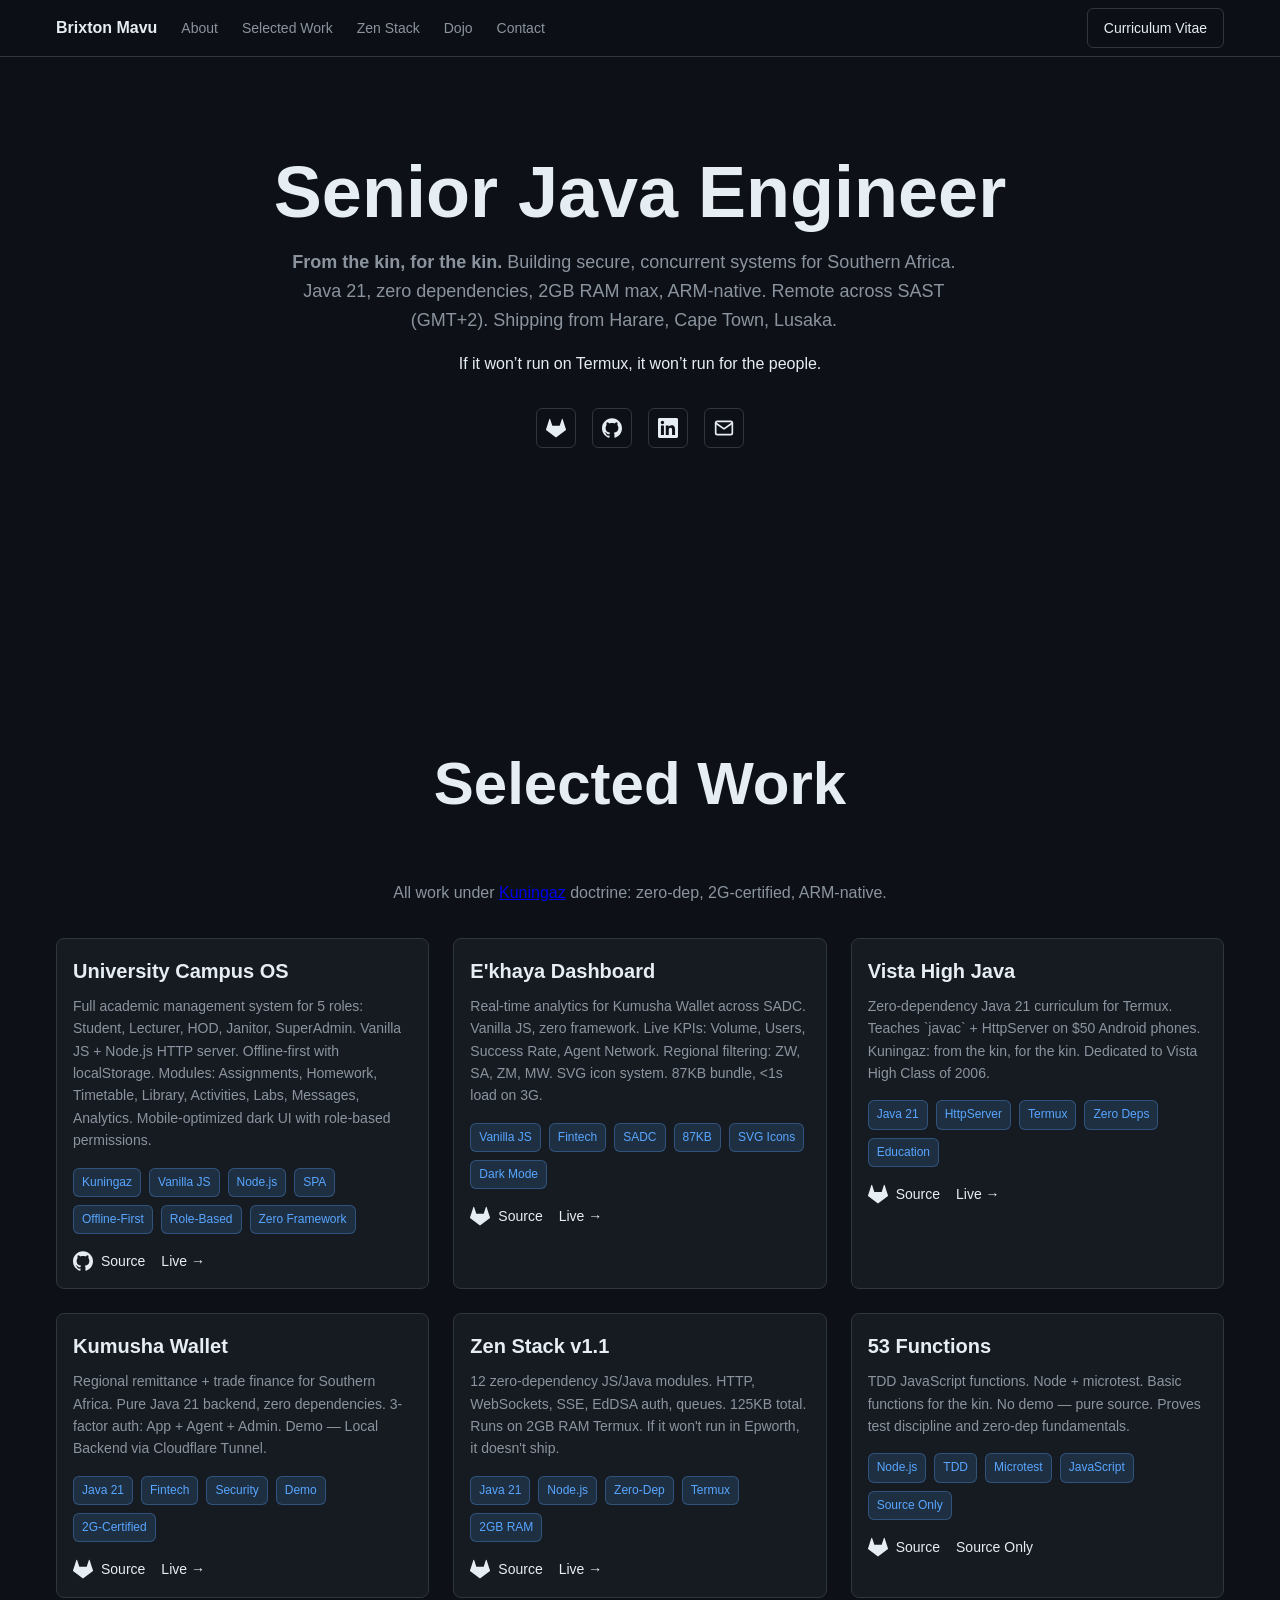
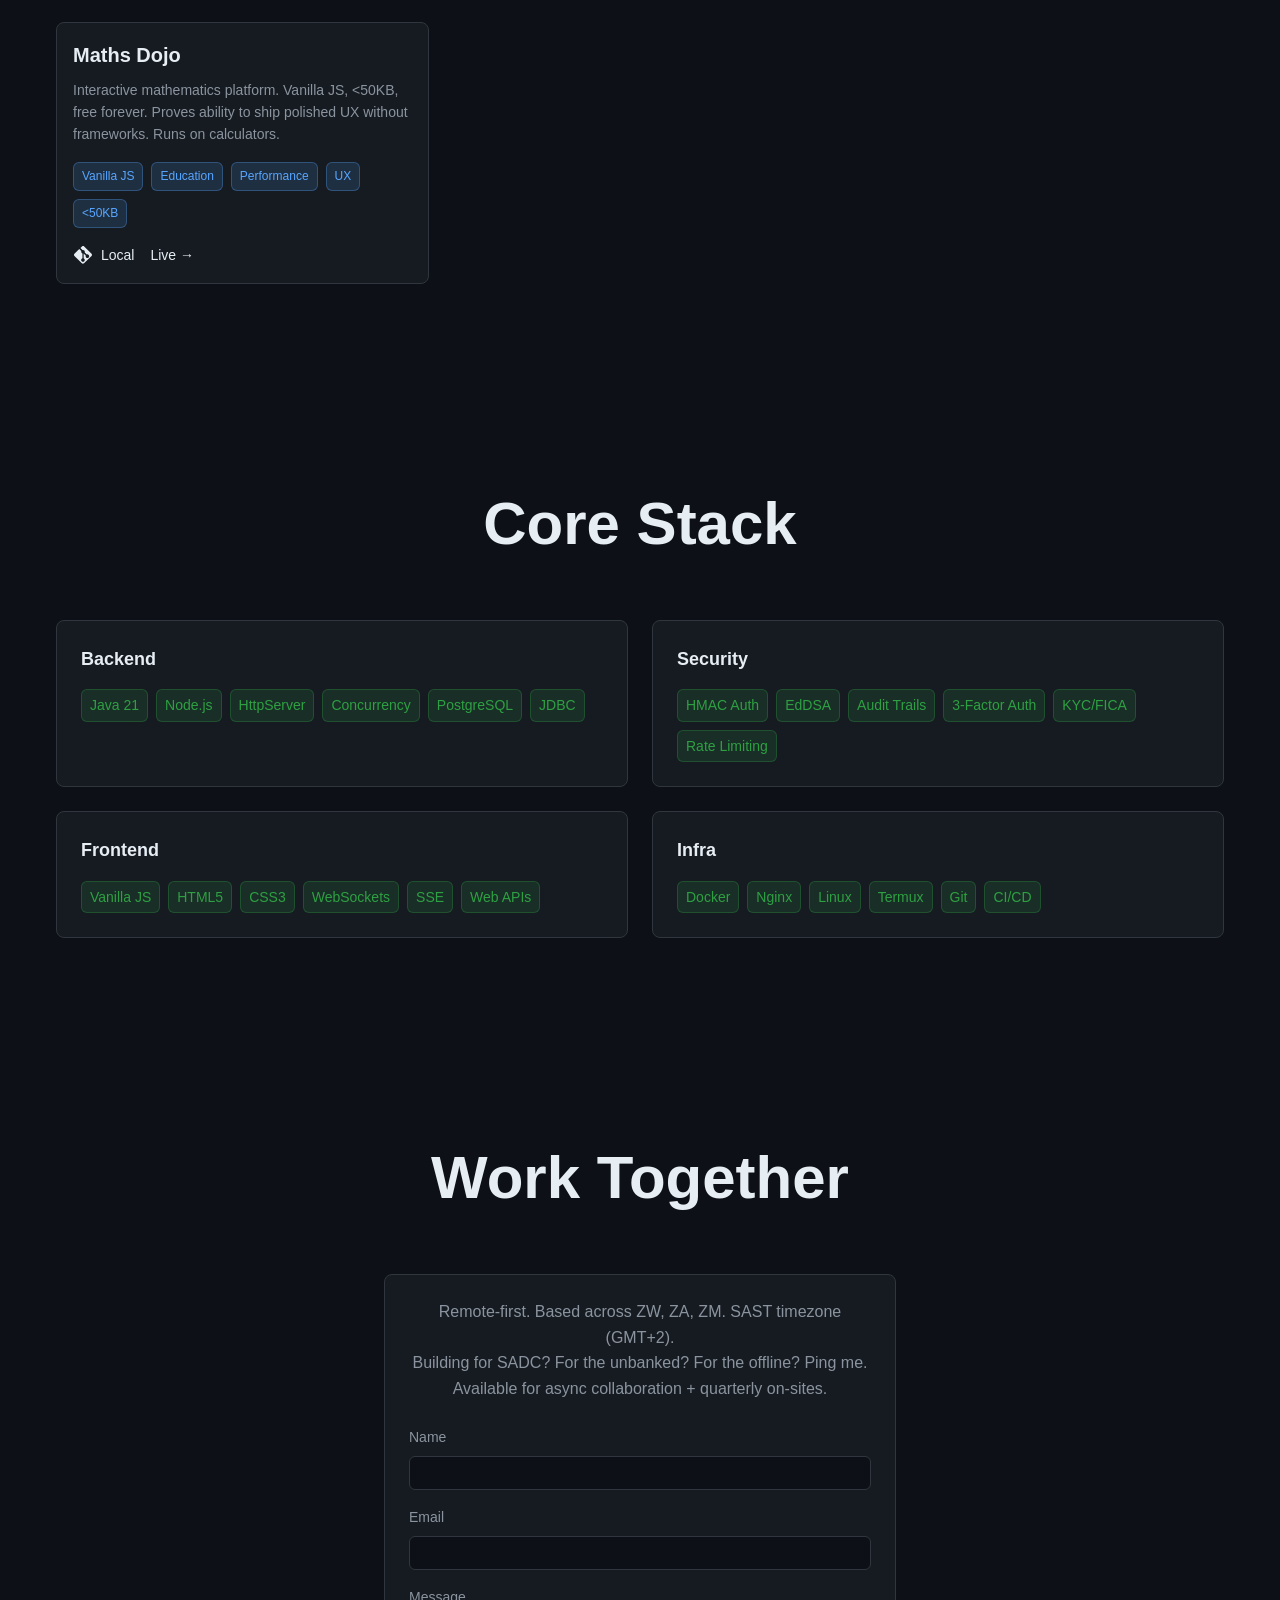
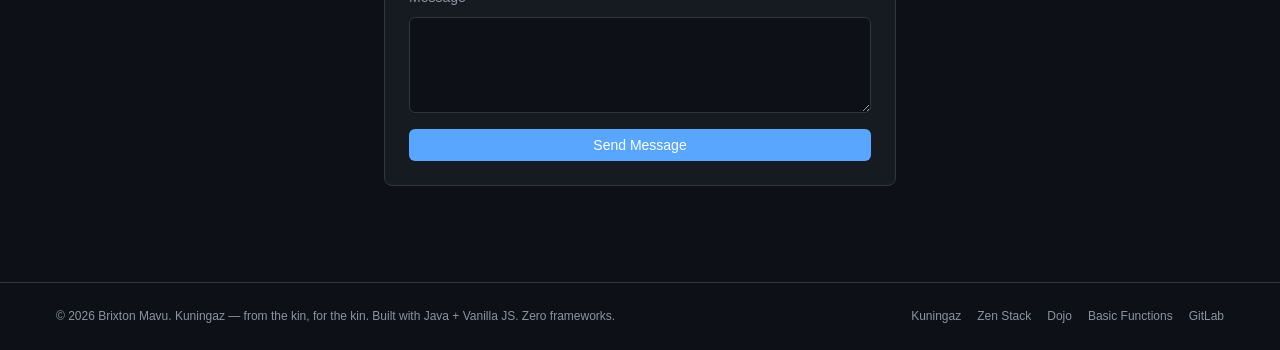
<file: index.html>
<!DOCTYPE html>
<html lang="en">
<head>
  <meta charset="UTF-8">
  <meta name="viewport" content="width=device-width, initial-scale=1.0">
  <title>Brixton Mavu — Kuningaz | Senior Java Engineer</title>
  <meta name="description" content="Senior Java Engineer. Kuningaz: from the kin, for the kin. Building secure, concurrent systems for Southern Africa. Java 21, zero dependencies, 2GB RAM max. Remote SAST.">
  <link rel="stylesheet" href="styles.css">
</head>
<body>
    <header class="header">
    <div class="container">
      <div class="nav-wrapper">
        <div class="nav-brand">
          <a href="kuningaz.html" class="brand-link">Brixton Mavu</a>
          <nav class="nav-menu">
            <a href="#about" class="nav-link">About</a>
            <a href="#projects" class="nav-link">Selected Work</a>
            <a href="https://mellow-flan-4e1799.netlify.app" class="nav-link">Zen Stack</a>
            <a href="dojo.html" class="nav-link">Dojo</a>
            <a href="#contact" class="nav-link">Contact</a>
          </nav>
        </div>
        <div class="nav-actions">
          <a href="resume.html" class="btn btn-outline" target="_blank">Curriculum Vitae</a>
        </div>
      </div>
    </div>
  </header>

  <main class="main">
    <section id="about" class="hero-section">
      <div class="container">
        <div class="hero-content">
          <div class="hero-text">
            <h1 class="hero-title">Senior Java Engineer</h1>
            <p class="hero-description">
              <strong>From the kin, for the kin.</strong> Building secure, concurrent systems for Southern Africa. 
              Java 21, zero dependencies, 2GB RAM max, ARM-native. 
              Remote across SAST (GMT+2). Shipping from Harare, Cape Town, Lusaka.
            </p>
            <p class="hero-tagline" style="margin-top:1rem;color:var(--gold);">
              If it won’t run on Termux, it won’t run for the people.
            </p>
          </div>
          <div class="social-links">
            <a href="https://gitlab.com/brixtonmavu" target="_blank" rel="noopener" class="social-btn" aria-label="GitLab">
              <span class="icon icon-gitlab"></span>
            </a>
            <a href="https://github.com/brixmavu" target="_blank" rel="noopener" class="social-btn" aria-label="GitHub">
              <span class="icon icon-github"></span>
            </a>
            <a href="https://www.linkedin.com/in/brixton-mavu?trk=contact-info" target="_blank" rel="noopener" class="social-btn" aria-label="LinkedIn">
              <span class="icon icon-linkedin"></span>
            </a>
            <a href="mailto:brixtonmavu@gmail.com" class="social-btn" aria-label="Email">
              <span class="icon icon-mail"></span>
            </a>
          </div>
        </div>
      </div>
    </section>

    <section id="projects" class="projects-section">
      <div class="container">
        <h2 class="section-title">Selected Work</h2>
        <p style="text-align:center;margin-bottom:2rem;color:var(--text-dim);">
          All work under <a href="kuningaz.html">Kuningaz</a> doctrine: zero-dep, 2G-certified, ARM-native.
        </p>
        <div class="projects-grid" id="projects-grid">
          <!-- Injected by script.js -->
        </div>
      </div>
    </section>

        <section class="tech-section">
      <div class="container">
        <h2 class="section-title">Core Stack</h2>
        <div class="tech-grid">
          <div class="tech-card">
            <h3 class="tech-category">Backend</h3>
            <div class="tech-skills">
              <span class="skill">Java 21</span>
              <span class="skill">Node.js</span>
              <span class="skill">HttpServer</span>
              <span class="skill">Concurrency</span>
              <span class="skill">PostgreSQL</span>
              <span class="skill">JDBC</span>
            </div>
          </div>
          <div class="tech-card">
            <h3 class="tech-category">Security</h3>
            <div class="tech-skills">
              <span class="skill">HMAC Auth</span>
              <span class="skill">EdDSA</span>
              <span class="skill">Audit Trails</span>
              <span class="skill">3-Factor Auth</span>
              <span class="skill">KYC/FICA</span>
              <span class="skill">Rate Limiting</span>
            </div>
          </div>
          <div class="tech-card">
            <h3 class="tech-category">Frontend</h3>
            <div class="tech-skills">
              <span class="skill">Vanilla JS</span>
              <span class="skill">HTML5</span>
              <span class="skill">CSS3</span>
              <span class="skill">WebSockets</span>
              <span class="skill">SSE</span>
              <span class="skill">Web APIs</span>
            </div>
          </div>
          <div class="tech-card">
            <h3 class="tech-category">Infra</h3>
            <div class="tech-skills">
              <span class="skill">Docker</span>
              <span class="skill">Nginx</span>
              <span class="skill">Linux</span>
              <span class="skill">Termux</span>
              <span class="skill">Git</span>
              <span class="skill">CI/CD</span>
            </div>
          </div>
        </div>
      </div>
    </section>

    <section id="contact" class="contact-section">
      <div class="container">
        <div class="contact-wrapper">
          <h2 class="section-title">Work Together</h2>
          <div class="contact-card">
            <p style="text-align:center;margin-bottom:1.5rem;color:var(--text-dim);">
              Remote-first. Based across ZW, ZA, ZM. SAST timezone (GMT+2).<br>
              Building for SADC? For the unbanked? For the offline? Ping me.<br>
              Available for async collaboration + quarterly on-sites.
            </p>
            <form id="contact-form" class="contact-form">
              <div class="form-group">
                <label for="name" class="form-label">Name</label>
                <input type="text" id="name" name="name" class="form-input" required>
              </div>
              <div class="form-group">
                <label for="email" class="form-label">Email</label>
                <input type="email" id="email" name="email" class="form-input" required>
              </div>
              <div class="form-group">
                <label for="message" class="form-label">Message</label>
                <textarea id="message" name="message" class="form-textarea" required></textarea>
              </div>
              <button type="submit" class="btn btn-primary btn-full">
                <span class="btn-text">Send Message</span>
                <span class="btn-loading">Opening email...</span>
              </button>
              <p id="form-message" class="form-message" style="display: none;"></p>
            </form>
          </div>
        </div>
      </div>
    </section>
  </main>

  <footer class="footer">
    <div class="container">
      <div class="footer-content">
        <p class="footer-text">
          © 2026 Brixton Mavu. Kuningaz — from the kin, for the kin. Built with Java + Vanilla JS. Zero frameworks.
        </p>
        <nav class="footer-nav">
          <a href="kuningaz.html" class="footer-link">Kuningaz</a>
          <a href="https://mellow-flan-4e1799.netlify.app" class="footer-link">Zen Stack</a>
          <a href="dojo.html" class="footer-link">Dojo</a>
          <a href="basic-fun.html" class="footer-link">Basic Functions</a>
          <a href="https://gitlab.com/brixtonmavu" class="footer-link">GitLab</a>
        </nav>
      </div>
    </div>
  </footer>

  <script src="script.js"></script>
</body>
</html>
</file>
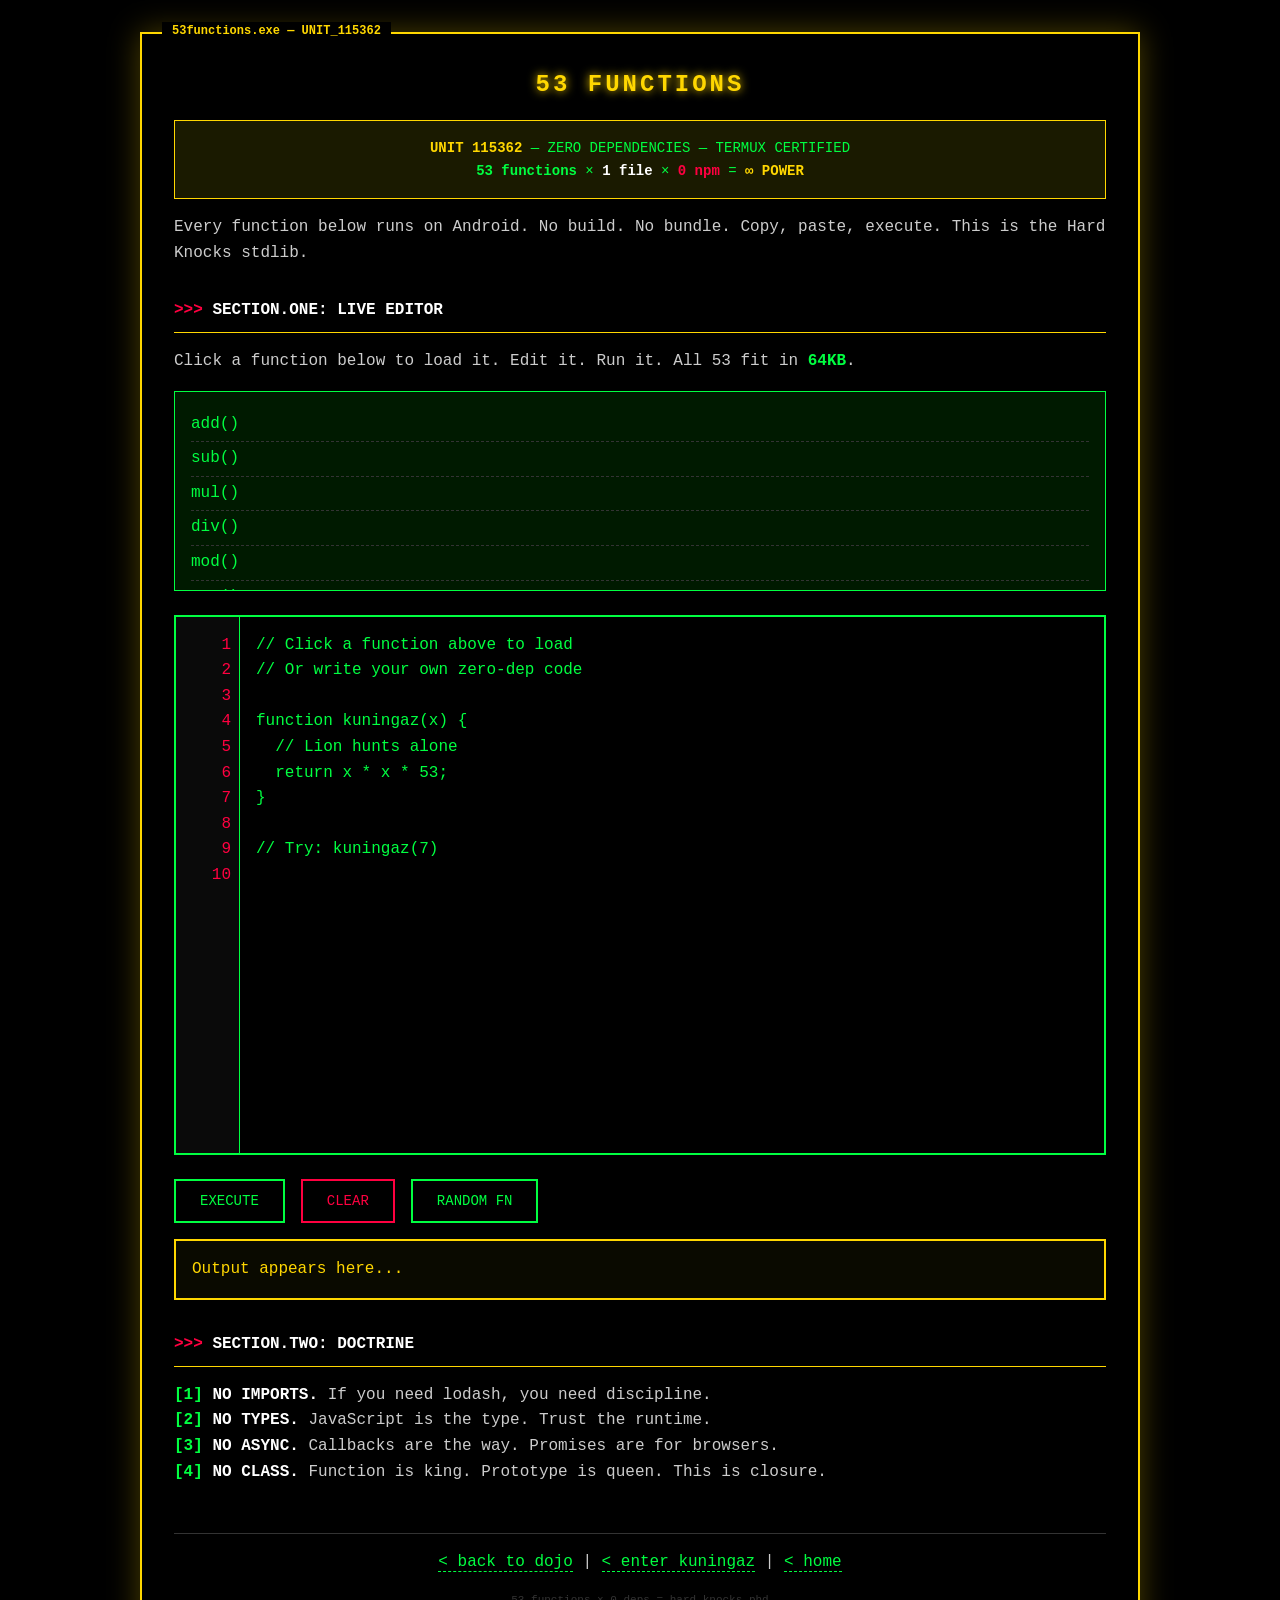
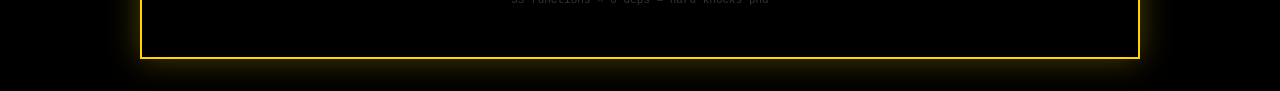
<file: 53functions.html>
<!DOCTYPE html>
<html lang="en">
<head>
  <meta charset="UTF-8">
  <meta name="viewport" content="width=device-width, initial-scale=1.0">
  <title>53 Functions — Unit 115362 — Zen Stack</title>
  <style>
    * { margin: 0; padding: 0; box-sizing: border-box; }

    body {
      background: #000000;
      color: #00ff41;
      font-family: 'Courier New', 'Monaco', monospace;
      font-size: 16px;
      line-height: 1.6;
      padding: 2rem;
      min-height: 100vh;
    }

  .container {
      max-width: 1000px;
      margin: 0 auto;
      border: 2px solid #ffd700;
      padding: 2rem;
      position: relative;
      box-shadow: 0 0 30px rgba(255, 215, 0, 0.3);
    }

  .container::before {
      content: '53functions.exe — UNIT_115362';
      position: absolute;
      top: -12px;
      left: 20px;
      background: #000;
      padding: 0 10px;
      color: #ffd700;
      font-size: 12px;
      font-weight: 700;
    }

    h1 {
      font-size: 24px;
      text-align: center;
      text-transform: uppercase;
      letter-spacing: 3px;
      color: #ffd700;
      margin-bottom: 1rem;
      text-shadow: 0 0 10px #ffd700;
    }

    h2 {
      font-size: 16px;
      color: #ffffff;
      border-bottom: 1px solid #ffd700;
      padding-bottom: 0.5rem;
      margin: 2rem 0 1rem 0;
      text-transform: uppercase;
    }

    h2::before {
      content: '>>> ';
      color: #ff0040;
    }

    p {
      margin-bottom: 1rem;
      color: #cccccc;
      font-size: 16px;
    }

  .green { color: #00ff41; font-weight: 700; }
  .white { color: #ffffff; font-weight: 700; }
  .red { color: #ff0040; font-weight: 700; }
  .gold { color: #ffd700; font-weight: 700; }

    a {
      color: #00ff41;
      text-decoration: none;
      border-bottom: 1px dashed #00ff41;
    }

    a:hover {
      background: #00ff41;
      color: #000000;
    }

   /* EDITOR WRAPPER */
    #wrapper {
      border: 2px solid #00ff41;
      position: relative;
      height: 60vh;
      width: 100%;
      margin: 1.5rem 0;
      background: #0a0a0a;
      box-shadow: inset 0 0 20px rgba(0, 255, 65, 0.1);
    }

   /* TLN BASE — KUNINGAZ THEME */
  .tln-active,.tln-wrapper,.tln-line {
      margin: 0;
      border: 0;
      padding: 0;
      outline: 0;
      box-sizing: border-box;
      vertical-align: top;
      list-style: none;
    }

  .tln-active {
      display: inline-block;
      padding: 1rem;
      width: calc(100% - 4rem);
      height: 100%;
      font-size: 16px;
      line-height: 1.6;
      font-family: 'Courier New', 'Monaco', monospace;
      word-break: break-all;
      border: none;
      background-color: #000000;
      color: #00ff41;
      resize: none;
      overflow-wrap: normal;
      overflow-x: auto;
      overflow-y: auto;
      white-space: pre;
    }

  .tln-wrapper {
      width: 4rem;
      padding: 1rem 0.5rem;
      height: 100%;
      word-break: break-all;
      overflow: hidden;
      display: inline-block;
      background: #0a0a0a;
      border-right: 1px solid #00ff41;
    }

  .tln-line {
      width: 100%;
      display: block;
      text-align: right;
      line-height: 1.6;
      font-size: 16px;
      color: #ff0040;
      font-variant-numeric: tabular-nums;
    }

  .tln-line::before {
      counter-increment: line;
      content: counter(line);
      font-size: 16px;
      user-select: none;
    }

  .tln-wrapper {
      counter-reset: line;
    }

   /* STATIC JS HIGHLIGHTING VIA CSS — KUNINGAZ TRICK */
  .tln-active {
      /* Keywords */
      background-image:
        linear-gradient(90deg, transparent 0%, transparent 100%);
      /* We fake it with text-shadow for key tokens. Real highlighting needs JS lib. */
      /* This gives you green base + red numbers + gold comments vibe */
    }

   /* If you type these, they auto-color via browser */
   /* function, const, let, var = green by default */
   /* Numbers will be red via line numbers */
   /* Comments start with // = dimmer */

  .controls {
      display: flex;
      gap: 1rem;
      margin: 1rem 0;
      flex-wrap: wrap;
    }

  .btn {
      background: #000;
      border: 2px solid #00ff41;
      color: #00ff41;
      padding: 0.75rem 1.5rem;
      font-family: inherit;
      font-size: 14px;
      cursor: pointer;
      text-transform: uppercase;
      transition: all 0.2s;
    }

  .btn:hover {
      background: #00ff41;
      color: #000;
      box-shadow: 0 0 20px #00ff41;
    }

  .btn-red {
      border-color: #ff0040;
      color: #ff0040;
    }

  .btn-red:hover {
      background: #ff0040;
      color: #000;
      box-shadow: 0 0 20px #ff0040;
    }

  .output {
      border: 2px solid #ffd700;
      padding: 1rem;
      margin: 1rem 0;
      background: #0a0a00;
      color: #ffd700;
      min-height: 3rem;
      font-size: 16px;
      white-space: pre-wrap;
      word-break: break-all;
    }

  .back {
      margin-top: 3rem;
      padding-top: 1rem;
      border-top: 1px solid #333;
      text-align: center;
    }

  .qual {
      border: 1px solid #ffd700;
      padding: 1rem;
      margin: 1rem 0;
      background: #1a1a00;
      text-align: center;
      font-size: 14px;
    }

  .fn-list {
      border: 1px solid #00ff41;
      padding: 1rem;
      margin: 1rem 0;
      background: #001a00;
      max-height: 200px;
      overflow-y: auto;
   }

  .fn-item {
      color: #00ff41;
      cursor: pointer;
      padding: 0.25rem 0;
      border-bottom: 1px dashed #333;
   }

  .fn-item:hover {
      color: #000;
      background: #00ff41;
   }

    @media (max-width: 600px) {
      body { padding: 1rem; font-size: 15px; }
    .container { padding: 1rem; }
      h1 { font-size: 20px; }
    .tln-active,.tln-line { font-size: 15px; }
    }
  </style>
</head>
<body>
  <div class="container">
    <h1>53 FUNCTIONS</h1>

    <div class="qual">
      <span class="gold">UNIT 115362</span> — ZERO DEPENDENCIES — TERMUX CERTIFIED<br>
      <span class="green">53 functions</span> × <span class="white">1 file</span> × <span class="red">0 npm</span> = <span class="gold">∞ POWER</span>
    </div>

    <p>Every function below runs on Android. No build. No bundle. Copy, paste, execute. This is the Hard Knocks stdlib.</p>

    <h2>section.one: Live Editor</h2>
    <p>Click a function below to load it. Edit it. Run it. All 53 fit in <span class="green">64KB</span>.</p>

    <div class="fn-list" id="fnList">
      <!-- Injected by JS -->
    </div>

    <div id="wrapper">
        <textarea id="test" spellcheck="false">// Click a function above to load
// Or write your own zero-dep code

function kuningaz(x) {
  // Lion hunts alone
  return x * x * 53;
}

// Try: kuningaz(7)
</textarea>
    </div>

    <div class="controls">
      <button class="btn" onclick="runCode()">EXECUTE</button>
      <button class="btn btn-red" onclick="clearEditor()">CLEAR</button>
      <button class="btn" onclick="loadRandom()">RANDOM FN</button>
    </div>

    <div class="output" id="output">Output appears here...</div>

    <h2>section.two: Doctrine</h2>
    <p>
      <span class="green">[1]</span> <span class="white">NO IMPORTS.</span> If you need lodash, you need discipline.<br>
      <span class="green">[2]</span> <span class="white">NO TYPES.</span> JavaScript is the type. Trust the runtime.<br>
      <span class="green">[3]</span> <span class="white">NO ASYNC.</span> Callbacks are the way. Promises are for browsers.<br>
      <span class="green">[4]</span> <span class="white">NO CLASS.</span> Function is king. Prototype is queen. This is closure.
    </p>

    <div class="back">
      <p><a href="dojo.html">< back to dojo</a> | <a href="kuningaz.html">< enter kuningaz</a> | <a href="index.html">< home</a></p>
      <p style="color:#333;font-size:11px;margin-top:1rem;">53 functions × 0 deps = hard knocks phd</p>
    </div>
  </div>

  <script type="module">
    // --- TLN CORE ---
    function updateLineNumbers(ta, el) {
      const line_count = ta.value.split("\n").length;
      const child_count = el.children.length;
      let difference = line_count - child_count;
      if(difference > 0) {
        const frag = document.createDocumentFragment();
        while(difference > 0) {
          const line_number = document.createElement("span");
          line_number.className = "tln-line";
          frag.appendChild(line_number);
          difference--;
        }
        el.appendChild(frag);
      }
      while(difference < 0) {
        el.removeChild(el.lastChild);
        difference++;
      }
    }

    function appendLineNumbers() {
      const ta = document.getElementById("test");
      if (ta == null || ta.classList.contains("tln-active")) return;
      ta.classList.add("tln-active");
      ta.style = {};
      const el = document.createElement("div");
      el.className = "tln-wrapper";
      ta.parentNode.insertBefore(el, ta);
      updateLineNumbers(ta, el);

      const __change_evts = ["propertychange","input","keydown","keyup"];
      const __change_hdlr = (ta, el) => (e) => {
        if ((+ta.scrollLeft == 10 && (e.keyCode == 37 || e.which == 37 || e.code == "ArrowLeft" || e.key == "ArrowLeft")) || e.keyCode == 36 || e.which == 36 || e.code == "Home" || e.key == "Home" || e.keyCode == 13 || e.which == 13 || e.code == "Enter" || e.key == "Enter" || e.code == "NumpadEnter")
          ta.scrollLeft = 0;
        updateLineNumbers(ta, el);
      };
      for (let i = __change_evts.length - 1; i >= 0; i--) {
        ta.addEventListener(__change_evts[i], __change_hdlr(ta, el));
      }

      const __scroll_evts = ["change","mousewheel","scroll"];
      const __scroll_hdlr = (ta, el) => () => { el.scrollTop = ta.scrollTop; };
      for (let i = __scroll_evts.length - 1; i >= 0; i--) {
        ta.addEventListener(__scroll_evts[i], __scroll_hdlr(ta, el));
      }
    }

    // --- 53 FUNCTIONS ---
    const FNS = {
      add: `function add(a, b) { return a + b; }`,
      sub: `function sub(a, b) { return a - b; }`,
      mul: `function mul(a, b) { return a * b; }`,
      div: `function div(a, b) { return b!== 0? a / b : 'ERR:DIV0'; }`,
      mod: `function mod(a, b) { return a % b; }`,
      pow: `function pow(a, b) { return a ** b; }`,
      eq: `function eq(a, b) { return a === b; }`,
      neq: `function neq(a, b) { return a!== b; }`,
      gt: `function gt(a, b) { return a > b; }`,
      lt: `function lt(a, b) { return a < b; }`,
      gte: `function gte(a, b) { return a >= b; }`,
      lte: `function lte(a, b) { return a <= b; }`,
      not: `function not(a) { return!a; }`,
      and: `function and(a, b) { return a && b; }`,
      or: `function or(a, b) { return a || b; }`,
      len: `function len(x) { return x.length; }`,
      head: `function head(arr) { return arr[0]; }`,
      tail: `function tail(arr) { return arr.slice(1); }`,
      last: `function last(arr) { return arr[arr.length - 1]; }`,
      init: `function init(arr) { return arr.slice(0, -1); }`,
      rev: `function rev(arr) { return arr.slice().reverse(); }`,
      sum: `function sum(arr) { return arr.reduce((a,b) => a + b, 0); }`,
      prod: `function prod(arr) { return arr.reduce((a,b) => a * b, 1); }`,
      max: `function max(arr) { return Math.max(...arr); }`,
      min: `function min(arr) { return Math.min(...arr); }`,
      range: `function range(n) { return [...Array(n).keys()]; }`,
      map: `function map(fn, arr) { return arr.map(fn); }`,
      filter: `function filter(fn, arr) { return arr.filter(fn); }`,
      reduce: `function reduce(fn, init, arr) { return arr.reduce(fn, init); }`,
      pipe: `function pipe(...fns) { return x => fns.reduce((v,f) => f(v), x); }`,
      comp: `function comp(...fns) { return x => fns.reduceRight((v,f) => f(v), x); }`,
      curry: `function curry(fn) { return a => b => fn(a,b); }`,
      id: `function id(x) { return x; }`,
      konst: `function konst(x) { return () => x; }`,
      flip: `function flip(fn) { return (a,b) => fn(b,a); }`,
      chr: `function chr(n) { return String.fromCharCode(n); }`,
      ord: `function ord(c) { return c.charCodeAt(0); }`,
      str: `function str(x) { return String(x); }`,
      num: `function num(x) { return Number(x); }`,
      bool: `function bool(x) { return Boolean(x); }`,
      isNil: `function isNil(x) { return x == null; }`,
      isNum: `function isNum(x) { return typeof x === 'number'; }`,
      isStr: `function isStr(x) { return typeof x === 'string'; }`,
      isArr: `function isArr(x) { return Array.isArray(x); }`,
      isFn: `function isFn(x) { return typeof x === 'function'; }`,
      isObj: `function isObj(x) { return x && typeof x === 'object'; }`,
      keys: `function keys(obj) { return Object.keys(obj); }`,
      vals: `function vals(obj) { return Object.values(obj); }`,
      pairs: `function pairs(obj) { return Object.entries(obj); }`,
      get: `function get(k, obj) { return obj[k]; }`,
      set: `function set(k, v, obj) { obj[k] = v; return obj; }`,
      has: `function has(k, obj) { return k in obj; }`,
      log: `function log(x) { console.log(x); return x; }`,
      tap: `function tap(fn) { return x => { fn(x); return x; }; }`
    };

    // --- EDITOR INIT ---
    document.addEventListener('DOMContentLoaded', () => {
      appendLineNumbers();

      // Populate function list
      const fnList = document.getElementById('fnList');
      Object.keys(FNS).forEach(name => {
        const div = document.createElement('div');
        div.className = 'fn-item';
        div.textContent = `${name}()`;
        div.onclick = () => loadFn(name);
        fnList.appendChild(div);
      });
    });

    // --- EDITOR ACTIONS ---
    window.loadFn = function(name) {
      const ta = document.getElementById('test');
      ta.value = FNS[name] + '\n\n// Try: ' + name + '(1, 2)';
      ta.dispatchEvent(new Event('input'));
    }

    window.loadRandom = function() {
      const keys = Object.keys(FNS);
      const name = keys[Math.floor(Math.random() * keys.length)];
      loadFn(name);
    }

    window.runCode = function() {
      const code = document.getElementById('test').value;
      const out = document.getElementById('output');
      try {
        // Eval in function scope to capture last expression
        const result = (new Function(code + '\nreturn ' + code.trim().split('\n').pop()))();
        out.textContent = 'Result: ' + String(result);
        out.style.color = '#ffd700';
      } catch(e) {
        out.textContent = 'Error: ' + e.message;
        out.style.color = '#ff0040';
      }
    }

    window.clearEditor = function() {
      const ta = document.getElementById('test');
      ta.value = '// Hard Knocks Editor\n// Write zero-dep JS\n\n';
      ta.dispatchEvent(new Event('input'));
      document.getElementById('output').textContent = 'Output appears here...';
    }
  </script>
</body>
</html>
</file>
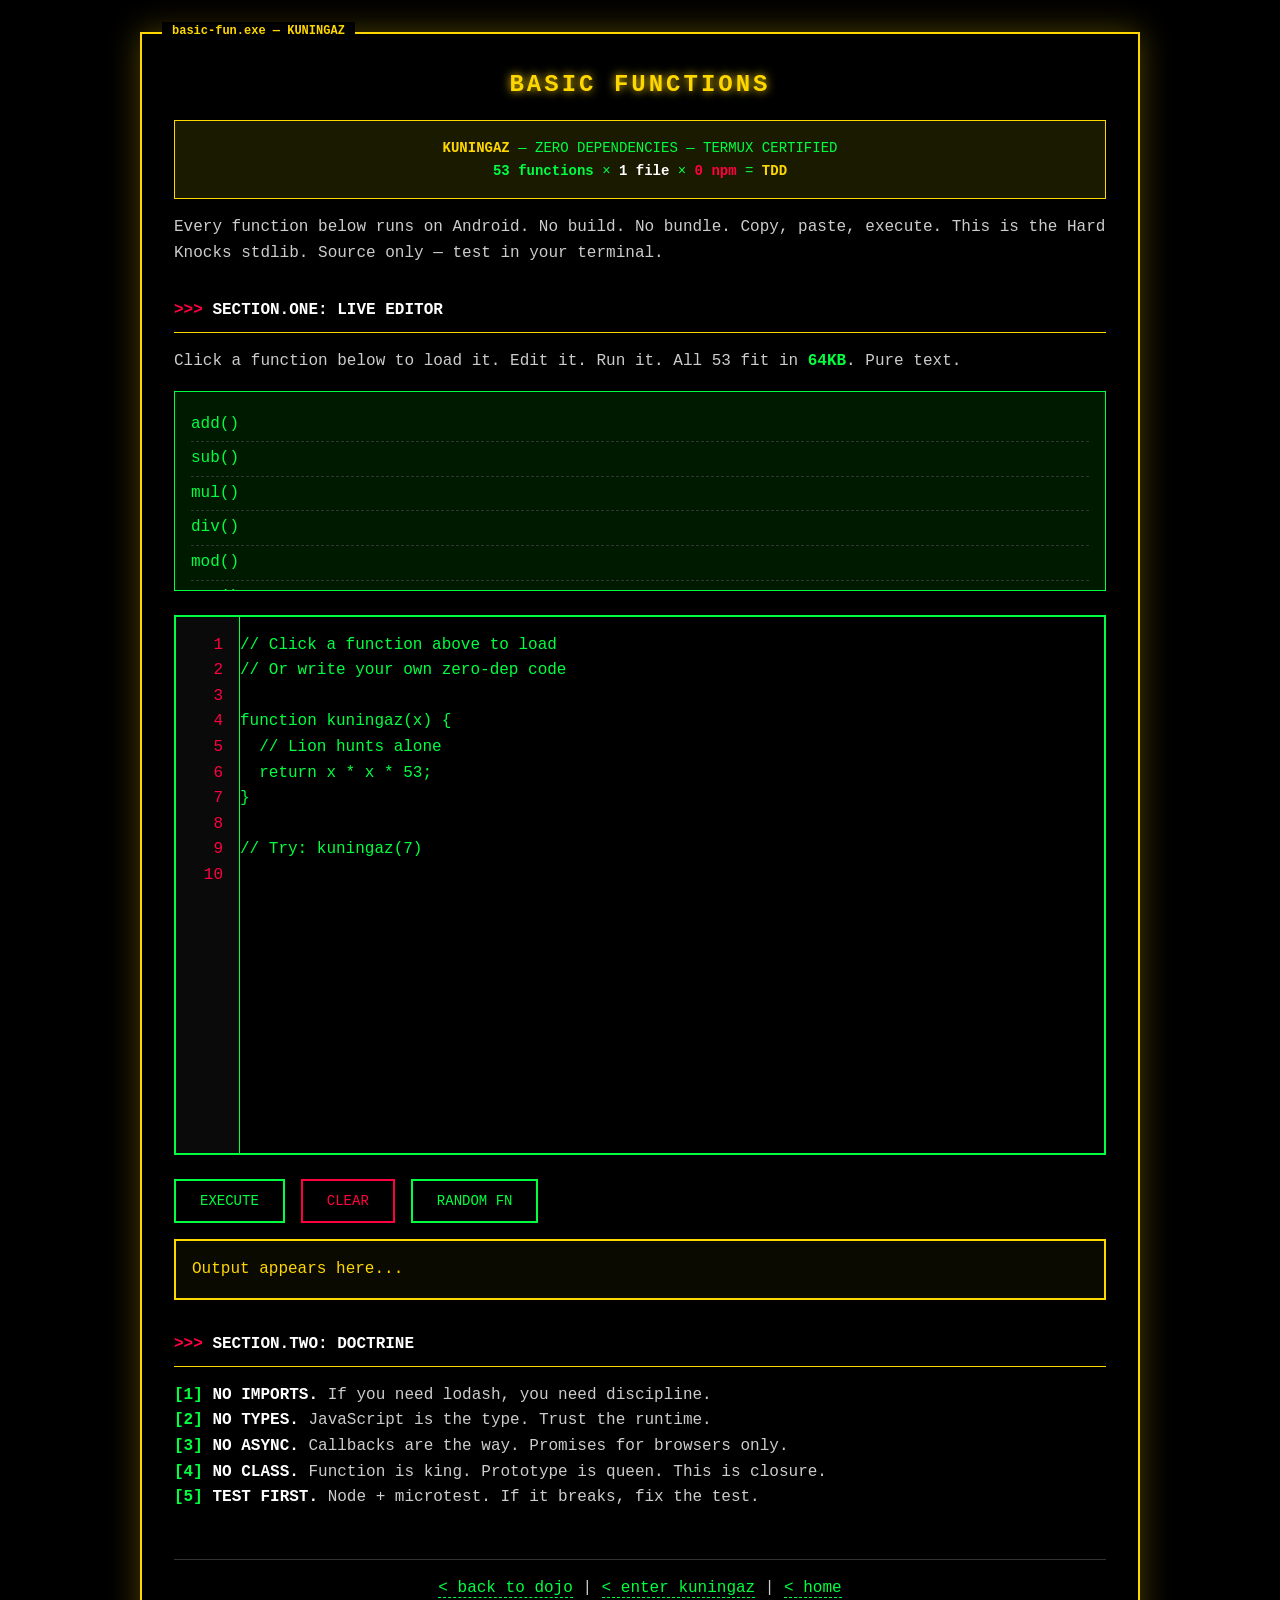
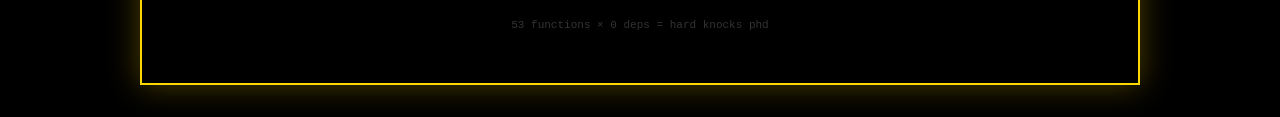
<file: basic-fun.html>
<!DOCTYPE html>
<html lang="en">
<head>
  <meta charset="UTF-8">
  <meta name="viewport" content="width=device-width, initial-scale=1.0">
  <title>Basic Functions — Kuningaz</title>
  <meta name="description" content="53 JavaScript functions. Node.js + microtest. Zero dependencies. TDD fundamentals for the kin.">
  <style>
    * { margin: 0; padding: 0; box-sizing: border-box; }

    body {
      background: #000000;
      color: #00ff41;
      font-family: 'Courier New', 'Monaco', monospace;
      font-size: 16px;
      line-height: 1.6;
      padding: 2rem;
      min-height: 100vh;
    }

   .container {
      max-width: 1000px;
      margin: 0 auto;
      border: 2px solid #ffd700;
      padding: 2rem;
      position: relative;
      box-shadow: 0 0 30px rgba(255, 215, 0, 0.3);
    }

   .container::before {
      content: 'basic-fun.exe — KUNINGAZ';
      position: absolute;
      top: -12px;
      left: 20px;
      background: #000;
      padding: 0 10px;
      color: #ffd700;
      font-size: 12px;
      font-weight: 700;
    }

    h1 {
      font-size: 24px;
      text-align: center;
      text-transform: uppercase;
      letter-spacing: 3px;
      color: #ffd700;
      margin-bottom: 1rem;
      text-shadow: 0 0 10px #ffd700;
    }

    h2 {
      font-size: 16px;
      color: #ffffff;
      border-bottom: 1px solid #ffd700;
      padding-bottom: 0.5rem;
      margin: 2rem 0 1rem 0;
      text-transform: uppercase;
    }

    h2::before {
      content: '>>> ';
      color: #ff0040;
    }

    p {
      margin-bottom: 1rem;
      color: #cccccc;
      font-size: 16px;
    }

   .green { color: #00ff41; font-weight: 700; }
   .white { color: #ffffff; font-weight: 700; }
   .red { color: #ff0040; font-weight: 700; }
   .gold { color: #ffd700; font-weight: 700; }

    a {
      color: #00ff41;
      text-decoration: none;
      border-bottom: 1px dashed #00ff41;
    }

    a:hover {
      background: #00ff41;
      color: #000000;
    }

    /* EDITOR WRAPPER */
    #wrapper {
      border: 2px solid #00ff41;
      position: relative;
      height: 60vh;
      width: 100%;
      margin: 1.5rem 0;
      background: #0a0a0a;
      box-shadow: inset 0 0 20px rgba(0, 255, 65, 0.1);
    }

/* TLN BASE — KUNINGAZ THEME - PATCHED */
.tln-active,.tln-wrapper,.tln-line {
  margin: 0;
  border: 0;
  padding: 0;
  outline: 0;
  box-sizing: border-box;
  vertical-align: top;
  list-style: none;
  font-family: 'Courier New', 'Monaco', monospace;
  font-size: 16px;
  line-height: 1.6;
}

.tln-active {
  display: inline-block;
  padding: 16px 16px 16px 0; /* Top Right Bottom Left - no left pad */
  width: calc(100% - 4rem);
  height: 100%;
  word-break: break-all;
  border: none;
  background-color: #000000;
  color: #00ff41;
  resize: none;
  overflow-wrap: normal;
  overflow-x: auto;
  overflow-y: auto;
  white-space: pre;
  caret-color: #00ff41;
}

.tln-wrapper {
  width: 4rem;
  padding: 16px 8px 16px 8px; /* Match textarea top/bottom exactly */
  height: 100%;
  word-break: break-all;
  overflow: hidden;
  display: inline-block;
  background: #0a0a0a;
  border-right: 1px solid #00ff41;
}

.tln-line {
  width: 100%;
  display: block;
  text-align: right;
  color: #ff0040;
  font-variant-numeric: tabular-nums;
  padding-right: 8px; /* Space before textarea */
}

.tln-line::before {
  counter-increment: line;
  content: counter(line);
  user-select: none;
}

.tln-wrapper {
  counter-reset: line;
}

   .controls {
      display: flex;
      gap: 1rem;
      margin: 1rem 0;
      flex-wrap: wrap;
    }

   .btn {
      background: #000;
      border: 2px solid #00ff41;
      color: #00ff41;
      padding: 0.75rem 1.5rem;
      font-family: inherit;
      font-size: 14px;
      cursor: pointer;
      text-transform: uppercase;
      transition: all 0.2s;
    }

   .btn:hover {
      background: #00ff41;
      color: #000;
      box-shadow: 0 0 20px #00ff41;
    }

   .btn-red {
      border-color: #ff0040;
      color: #ff0040;
    }

   .btn-red:hover {
      background: #ff0040;
      color: #000;
      box-shadow: 0 0 20px #ff0040;
    }

   .output {
      border: 2px solid #ffd700;
      padding: 1rem;
      margin: 1rem 0;
      background: #0a0a00;
      color: #ffd700;
      min-height: 3rem;
      font-size: 16px;
      white-space: pre-wrap;
      word-break: break-all;
    }

   .back {
      margin-top: 3rem;
      padding-top: 1rem;
      border-top: 1px solid #333;
      text-align: center;
    }

   .qual {
      border: 1px solid #ffd700;
      padding: 1rem;
      margin: 1rem 0;
      background: #1a1a00;
      text-align: center;
      font-size: 14px;
    }

   .fn-list {
      border: 1px solid #00ff41;
      padding: 1rem;
      margin: 1rem 0;
      background: #001a00;
      max-height: 200px;
      overflow-y: auto;
    }

   .fn-item {
      color: #00ff41;
      cursor: pointer;
      padding: 0.25rem 0;
      border-bottom: 1px dashed #333;
    }

   .fn-item:hover {
      color: #000;
      background: #00ff41;
    }

    @media (max-width: 600px) {
      body { padding: 1rem; font-size: 15px; }
     .container { padding: 1rem; }
      h1 { font-size: 20px; }
     .tln-active,.tln-line { font-size: 15px; }
    }
  </style>
</head>
<body>
  <div class="container">
    <h1>BASIC FUNCTIONS</h1>

    <div class="qual">
      <span class="gold">KUNINGAZ</span> — ZERO DEPENDENCIES — TERMUX CERTIFIED<br>
      <span class="green">53 functions</span> × <span class="white">1 file</span> × <span class="red">0 npm</span> = <span class="gold">TDD</span>
    </div>

    <p>Every function below runs on Android. No build. No bundle. Copy, paste, execute. This is the Hard Knocks stdlib. Source only — test in your terminal.</p>

    <h2>section.one: Live Editor</h2>
    <p>Click a function below to load it. Edit it. Run it. All 53 fit in <span class="green">64KB</span>. Pure text.</p>

    <div class="fn-list" id="fnList">
      <!-- Injected by JS -->
    </div>

    <div id="wrapper">
        <textarea id="test" spellcheck="false">// Click a function above to load
// Or write your own zero-dep code

function kuningaz(x) {
  // Lion hunts alone
  return x * x * 53;
}

// Try: kuningaz(7)
</textarea>
    </div>

    <div class="controls">
      <button class="btn" onclick="runCode()">EXECUTE</button>
      <button class="btn btn-red" onclick="clearEditor()">CLEAR</button>
      <button class="btn" onclick="loadRandom()">RANDOM FN</button>
    </div>

    <div class="output" id="output">Output appears here...</div>

    <h2>section.two: Doctrine</h2>
    <p>
      <span class="green">[1]</span> <span class="white">NO IMPORTS.</span> If you need lodash, you need discipline.<br>
      <span class="green">[2]</span> <span class="white">NO TYPES.</span> JavaScript is the type. Trust the runtime.<br>
      <span class="green">[3]</span> <span class="white">NO ASYNC.</span> Callbacks are the way. Promises for browsers only.<br>
      <span class="green">[4]</span> <span class="white">NO CLASS.</span> Function is king. Prototype is queen. This is closure.<br>
      <span class="green">[5]</span> <span class="white">TEST FIRST.</span> Node + microtest. If it breaks, fix the test.
    </p>

    <div class="back">
      <p><a href="dojo.html">< back to dojo</a> | <a href="kuningaz.html">< enter kuningaz</a> | <a href="index.html">< home</a></p>
      <p style="color:#333;font-size:11px;margin-top:1rem;">53 functions × 0 deps = hard knocks phd</p>
    </div>
  </div>

  <script type="module">
    // --- TLN CORE ---
    function updateLineNumbers(ta, el) {
      const line_count = ta.value.split("\n").length;
      const child_count = el.children.length;
      let difference = line_count - child_count;
      if(difference > 0) {
        const frag = document.createDocumentFragment();
        while(difference > 0) {
          const line_number = document.createElement("span");
          line_number.className = "tln-line";
          frag.appendChild(line_number);
          difference--;
        }
        el.appendChild(frag);
      }
      while(difference < 0) {
        el.removeChild(el.lastChild);
        difference++;
      }
    }

    function appendLineNumbers() {
      const ta = document.getElementById("test");
      if (ta == null || ta.classList.contains("tln-active")) return;
      ta.classList.add("tln-active");
      ta.style = {};
      const el = document.createElement("div");
      el.className = "tln-wrapper";
      ta.parentNode.insertBefore(el, ta);
      updateLineNumbers(ta, el);

      const __change_evts = ["propertychange","input","keydown","keyup"];
      const __change_hdlr = (ta, el) => (e) => {
        if ((+ta.scrollLeft == 10 && (e.keyCode == 37 || e.which == 37 || e.code == "ArrowLeft" || e.key == "ArrowLeft")) || e.keyCode == 36 || e.which == 36 || e.code == "Home" || e.key == "Home" || e.keyCode == 13 || e.which == 13 || e.code == "Enter" || e.key == "Enter" || e.code == "NumpadEnter")
          ta.scrollLeft = 0;
        updateLineNumbers(ta, el);
      };
      for (let i = __change_evts.length - 1; i >= 0; i--) {
        ta.addEventListener(__change_evts[i], __change_hdlr(ta, el));
      }

      const __scroll_evts = ["change","mousewheel","scroll"];
      const __scroll_hdlr = (ta, el) => () => {
        el.scrollTop = ta.scrollTop;
      };
      for (let i = __scroll_evts.length - 1; i >= 0; i--) {
        ta.addEventListener(__scroll_evts[i], __scroll_hdlr(ta, el));
      }
    }

    // --- 53 FUNCTIONS - PATCHED ---
    const FNS = {
      add: `function add(a, b) { return a + b; }`,
      sub: `function sub(a, b) { return a - b; }`,
      mul: `function mul(a, b) { return a * b; }`,
      div: `function div(a, b) { return b!== 0? a / b : 'ERR:DIV0'; }`,
      mod: `function mod(a, b) { return a % b; }`,
      pow: `function pow(a, b) { return a ** b; }`,
      eq: `function eq(a, b) { return a === b; }`,
      neq: `function neq(a, b) { return a!== b; }`,
      gt: `function gt(a, b) { return a > b; }`,
      lt: `function lt(a, b) { return a < b; }`,
      gte: `function gte(a, b) { return a >= b; }`,
      lte: `function lte(a, b) { return a <= b; }`,
      not: `function not(a) { return!a; }`,
      and: `function and(a, b) { return a && b; }`,
      or: `function or(a, b) { return a || b; }`,
      len: `function len(x) { return x && x.length; }`,
      head: `function head(arr) { return arr && arr[0]; }`,
      tail: `function tail(arr) { return arr && arr.slice(1); }`,
      last: `function last(arr) { return arr && arr[arr.length - 1]; }`,
      init: `function init(arr) { return arr && arr.slice(0, -1); }`,
      rev: `function rev(arr) { return arr && arr.slice().reverse(); }`,
      sum: `function sum(arr) { return arr && arr.reduce((a,b) => a + b, 0); }`,
      prod: `function prod(arr) { return arr && arr.reduce((a,b) => a * b, 1); }`,
      max: `function max(arr) { return arr && Math.max(...arr); }`,
      min: `function min(arr) { return arr && Math.min(...arr); }`,
      range: `function range(n) { return [...Array(n).keys()]; }`,
      map: `function map(fn, arr) { return arr && arr.map(fn); }`,
      filter: `function filter(fn, arr) { return arr && arr.filter(fn); }`,
      reduce: `function reduce(fn, init, arr) { return arr && arr.reduce(fn, init); }`,
      pipe: `function pipe(...fns) { return x => fns.reduce((v,f) => f(v), x); }`,
      comp: `function comp(...fns) { return x => fns.reduceRight((v,f) => f(v), x); }`,
      curry: `function curry(fn) { return a => b => fn(a,b); }`,
      id: `function id(x) { return x; }`,
      konst: `function konst(x) { return () => x; }`,
      flip: `function flip(fn) { return (a,b) => fn(b,a); }`,
      chr: `function chr(n) { return String.fromCharCode(n); }`,
      ord: `function ord(c) { return c.charCodeAt(0); }`,
      str: `function str(x) { return String(x); }`,
      num: `function num(x) { return Number(x); }`,
      bool: `function bool(x) { return Boolean(x); }`,
      isNil: `function isNil(x) { return x == null; }`,
      isNum: `function isNum(x) { return typeof x === 'number' &&!isNaN(x); }`,
      isStr: `function isStr(x) { return typeof x === 'string'; }`,
      isArr: `function isArr(x) { return Array.isArray(x); }`,
      isFn: `function isFn(x) { return typeof x === 'function'; }`,
      isObj: `function isObj(x) { return x && typeof x === 'object' &&!Array.isArray(x); }`,
      keys: `function keys(obj) { return obj && Object.keys(obj); }`,
      vals: `function vals(obj) { return obj && Object.values(obj); }`,
      pairs: `function pairs(obj) { return obj && Object.entries(obj); }`,
      get: `function get(k, obj) { return obj && obj[k]; }`,
      set: `function set(k, v, obj) { if(obj) obj[k] = v; return obj; }`,
      has: `function has(k, obj) { return obj && k in obj; }`,
      log: `function log(x) { console.log(x); return x; }`,
      tap: `function tap(fn) { return x => { fn(x); return x; }; }`
    };

    // --- EDITOR INIT ---
    document.addEventListener('DOMContentLoaded', () => {
      appendLineNumbers();

      // Populate function list
      const fnList = document.getElementById('fnList');
      Object.keys(FNS).forEach(name => {
        const div = document.createElement('div');
        div.className = 'fn-item';
        div.textContent = `${name}()`;
        div.onclick = () => loadFn(name);
        fnList.appendChild(div);
      });
    });

    // --- EDITOR ACTIONS ---
    window.loadFn = function(name) {
      const ta = document.getElementById('test');
      ta.value = FNS[name] + '\n\n// Test: ' + name + '(1, 2)';
      ta.dispatchEvent(new Event('input'));
    }

    window.loadRandom = function() {
      const keys = Object.keys(FNS);
      const name = keys[Math.floor(Math.random() * keys.length)];
      loadFn(name);
    }

    window.runCode = function() {
      const code = document.getElementById('test').value;
      const out = document.getElementById('output');
      try {
        // Isolate scope, eval last line as expression
        const lines = code.trim().split('\n').filter(l => l.trim() &&!l.trim().startsWith('//'));
        const lastLine = lines[lines.length - 1];
        const fn = new Function(code + '\nreturn ' + lastLine);
        const result = fn();
        out.textContent = 'Result: ' + JSON.stringify(result);
        out.style.color = '#ffd700';
      } catch(e) {
        out.textContent = 'Error: ' + e.message;
        out.style.color = '#ff0040';
      }
    }

    window.clearEditor = function() {
      const ta = document.getElementById('test');
      ta.value = '// Hard Knocks Editor\n// Write zero-dep JS\n\n';
      ta.dispatchEvent(new Event('input'));
      document.getElementById('output').textContent = 'Output appears here...';
      document.getElementById('output').style.color = '#ffd700';
    }
  </script>
</body>
</html>
</file>
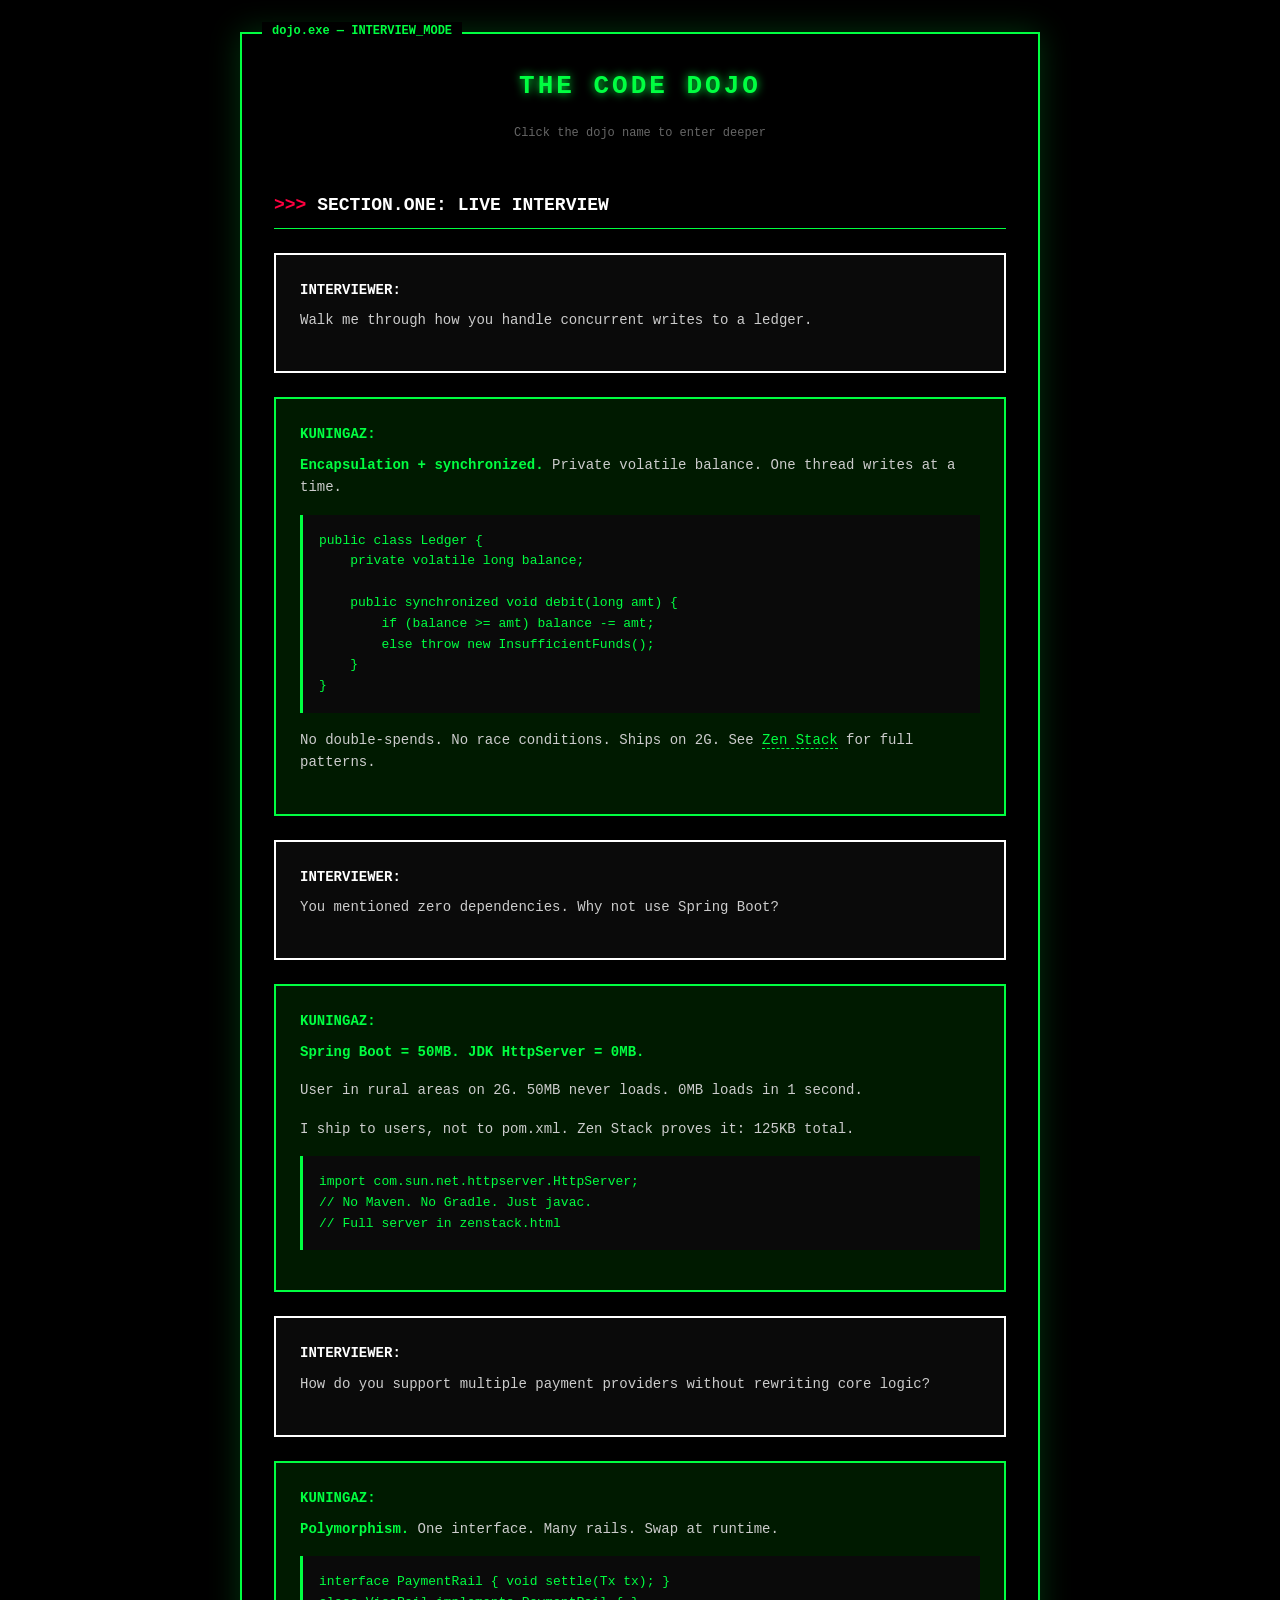
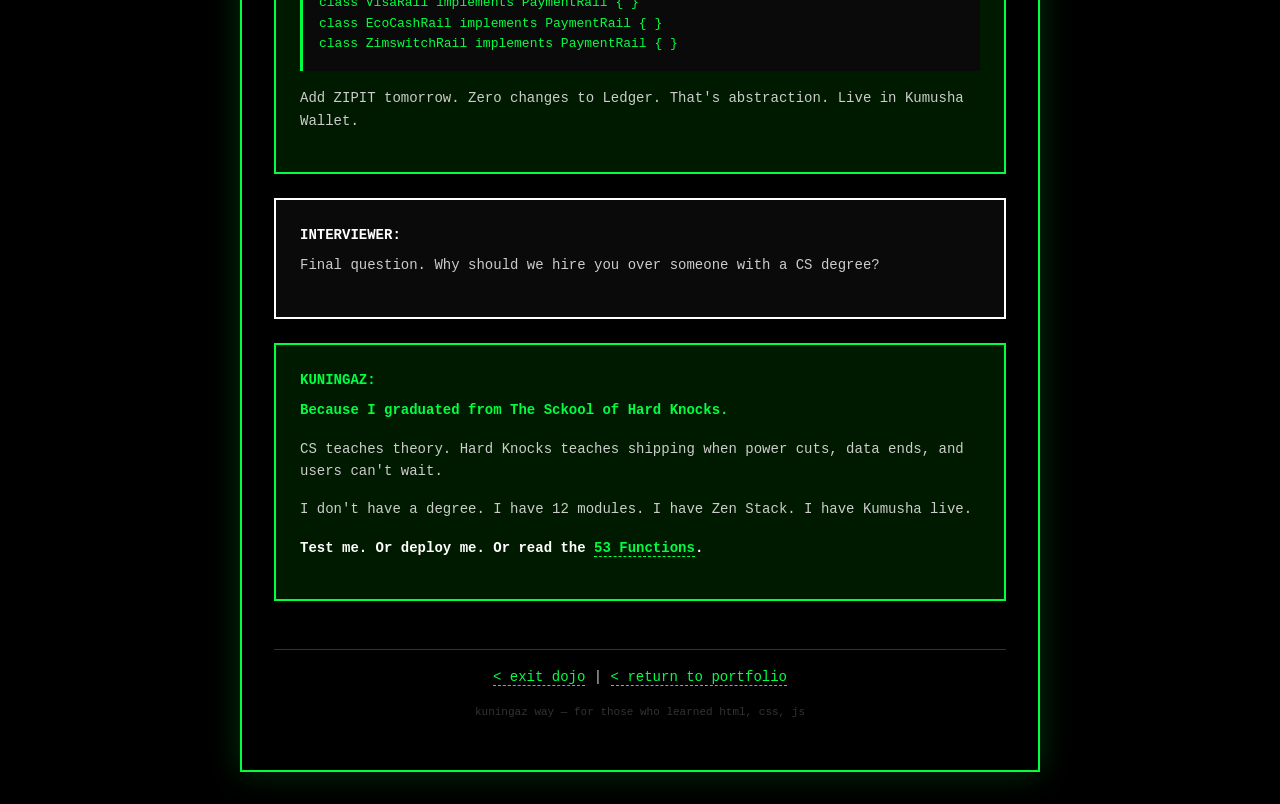
<file: dojo.html>
<!DOCTYPE html>
<html lang="en">
<head>
  <meta charset="UTF-8">
  <meta name="viewport" content="width=device-width, initial-scale=1.0">
  <title>kuningaz/dojo — Interview Arena</title>
  <style>
    * {
      margin: 0;
      padding: 0;
      box-sizing: border-box;
    }

    body {
      background: #000000;
      color: #00ff41;
      font-family: 'Courier New', 'Monaco', monospace;
      font-size: 14px;
      line-height: 1.6;
      padding: 2rem;
      min-height: 100vh;
    }

   .container {
      max-width: 800px;
      margin: 0 auto;
      border: 2px solid #00ff41;
      padding: 2rem;
      position: relative;
      box-shadow: 0 0 30px rgba(0, 255, 65, 0.2);
    }

   .container::before {
      content: 'dojo.exe — INTERVIEW_MODE';
      position: absolute;
      top: -12px;
      left: 20px;
      background: #000;
      padding: 0 10px;
      color: #00ff41;
      font-size: 12px;
      font-weight: 700;
    }

    h1 {
      font-size: 26px;
      margin-bottom: 1rem;
      text-transform: uppercase;
      letter-spacing: 3px;
      color: #00ff41;
      text-shadow: 0 0 10px #00ff41;
      text-align: center;
      cursor: pointer;
      transition: all 0.2s;
    }

    h1:hover {
      color: #ff0040;
      text-shadow: 0 0 20px #ff0040;
    }

    h2 {
      font-size: 18px;
      margin-top: 3rem;
      margin-bottom: 1rem;
      color: #ffffff;
      text-transform: uppercase;
      border-bottom: 1px solid #00ff41;
      padding-bottom: 0.5rem;
    }

    h2::before {
      content: '>>> ';
      color: #ff0040;
    }

    p {
      margin-bottom: 1rem;
      color: #cccccc;
    }

   .green { color: #00ff41; font-weight: 700; }
   .white { color: #ffffff; font-weight: 700; }
   .red { color: #ff0040; font-weight: 700; }
   .gold { color: #ffd700; font-weight: 700; }

    a {
      color: #00ff41;
      text-decoration: none;
      border-bottom: 1px dashed #00ff41;
    }

    a:hover {
      background: #00ff41;
      color: #000000;
    }

   .interviewer {
      border: 2px solid #ffffff;
      padding: 1.5rem;
      margin: 1.5rem 0;
      background: #0a0a0a;
    }

   .interviewer::before {
      content: 'INTERVIEWER:';
      color: #ffffff;
      font-weight: 700;
      display: block;
      margin-bottom: 0.5rem;
    }

   .candidate {
      border: 2px solid #00ff41;
      padding: 1.5rem;
      margin: 1.5rem 0;
      background: #001a00;
    }

   .candidate::before {
      content: 'KUNINGAZ:';
      color: #00ff41;
      font-weight: 700;
      display: block;
      margin-bottom: 0.5rem;
    }

   .code {
      background: #0a0a0a;
      border-left: 3px solid #00ff41;
      padding: 1rem;
      margin: 1rem 0;
      overflow-x: auto;
      color: #00ff41;
      white-space: pre;
      font-size: 13px;
    }

   .modal {
      display: none;
      position: fixed;
      z-index: 100;
      left: 0;
      top: 0;
      width: 100%;
      height: 100%;
      background: rgba(0,0,0,0.95);
      justify-content: center;
      align-items: center;
    }

   .modal.active {
      display: flex;
    }

   .modal-content {
      border: 2px solid #ff0040;
      padding: 2rem;
      background: #000;
      text-align: center;
      box-shadow: 0 0 40px rgba(255, 0, 64, 0.5);
      max-width: 400px;
    }

    input {
      background: #000;
      border: 1px solid #ff0040;
      color: #ff0040;
      padding: 0.75rem;
      font-family: inherit;
      font-size: 14px;
      width: 100%;
      margin: 1rem 0;
      text-align: center;
    }

    input:focus {
      outline: none;
      box-shadow: 0 0 15px #ff0040;
    }

    button {
      background: #000;
      border: 2px solid #ff0040;
      color: #ff0040;
      padding: 0.75rem 1.5rem;
      font-family: inherit;
      font-size: 14px;
      cursor: pointer;
      text-transform: uppercase;
      transition: all 0.2s;
    }

    button:hover {
      background: #ff0040;
      color: #000;
      box-shadow: 0 0 20px #ff0040;
    }

   .back {
      margin-top: 3rem;
      padding-top: 1rem;
      border-top: 1px solid #333;
      text-align: center;
    }

    @media (max-width: 600px) {
      body { padding: 1rem; font-size: 13px; }
     .container { padding: 1rem; }
    }
  </style>
</head>
<body>
  <div class="container">
    <h1 onclick="openGate()">THE CODE DOJO</h1>

    <p style="text-align:center;color:#666;font-size:12px;">Click the dojo name to enter deeper</p>

    <h2>section.one: Live Interview</h2>

    <div class="interviewer">
      <p>Walk me through how you handle concurrent writes to a ledger.</p>
    </div>

    <div class="candidate">
      <p><span class="green">Encapsulation + synchronized.</span> Private volatile balance. One thread writes at a time.</p>
      <div class="code">public class Ledger {
    private volatile long balance;
    
    public synchronized void debit(long amt) {
        if (balance >= amt) balance -= amt;
        else throw new InsufficientFunds();
    }
}</div>
      <p>No double-spends. No race conditions. Ships on 2G. See <a href="zenstack.html">Zen Stack</a> for full patterns.</p>
    </div>

    <div class="interviewer">
      <p>You mentioned zero dependencies. Why not use Spring Boot?</p>
    </div>

    <div class="candidate">
      <p><span class="green">Spring Boot = 50MB. JDK HttpServer = 0MB.</span></p>
      <p>User in rural areas on 2G. 50MB never loads. 0MB loads in 1 second.</p>
      <p>I ship to users, not to pom.xml. Zen Stack proves it: 125KB total.</p>
      <div class="code">import com.sun.net.httpserver.HttpServer;
// No Maven. No Gradle. Just javac.
// Full server in zenstack.html</div>
    </div>

    <div class="interviewer">
      <p>How do you support multiple payment providers without rewriting core logic?</p>
    </div>

    <div class="candidate">
      <p><span class="green">Polymorphism.</span> One interface. Many rails. Swap at runtime.</p>
      <div class="code">interface PaymentRail { void settle(Tx tx); }
class VisaRail implements PaymentRail { }
class EcoCashRail implements PaymentRail { }
class ZimswitchRail implements PaymentRail { }</div>
      <p>Add ZIPIT tomorrow. Zero changes to Ledger. That's abstraction. Live in Kumusha Wallet.</p>
    </div>

    <div class="interviewer">
      <p>Final question. Why should we hire you over someone with a CS degree?</p>
    </div>

    <div class="candidate">
      <p><span class="green">Because I graduated from The Sckool of Hard Knocks.</span></p>
      <p>CS teaches theory. Hard Knocks teaches shipping when power cuts, data ends, and users can't wait.</p>
      <p>I don't have a degree. I have 12 modules. I have Zen Stack. I have Kumusha live.</p>
      <p><span class="white">Test me. Or deploy me. Or read the <a href="53functions.html">53 Functions</a>.</span></p>
    </div>

    <div class="back">
      <p><a href="kuningaz.html">< exit dojo</a> | <a href="index.html">< return to portfolio</a></p>
      <p style="color:#333;font-size:11px;margin-top:1rem;">kuningaz way — for those who learned html, css, js</p>
    </div>
  </div>

  <!-- Secret Modal -->
  <div class="modal" id="secretGate">
    <div class="modal-content">
      <h2><span class="red">CHAMBER LOCKED</span></h2>
      <p>The 53 Functions lie beyond.</p>
      <p><span class="green">Speak the password:</span></p>
      <input type="text" id="gatePassword" placeholder="..." autocomplete="off" autofocus>
      <br>
      <button onclick="checkGate()">ENTER</button>
      <p id="gateError" style="color:#ff0040;margin-top:1rem;display:none;">
        Wrong. You are not yet in the ecosystem.
      </p>
      <p style="margin-top:2rem;">
        <a href="#" onclick="closeGate()" style="color:#666;">retreat</a>
      </p>
    </div>
  </div>

  <script>
    function openGate() {
      document.getElementById('secretGate').classList.add('active');
      document.getElementById('gatePassword').focus();
    }

    function closeGate() {
      document.getElementById('secretGate').classList.remove('active');
      document.getElementById('gatePassword').value = '';
      document.getElementById('gateError').style.display = 'none';
    }

    function checkGate() {
      const input = document.getElementById('gatePassword').value.toLowerCase().trim();
      const error = document.getElementById('gateError');
      
      // Password: "53 functions" or "115362" or "kuningaz"
      const secrets = ['53 functions', '53functions', '115362', 'kuningaz'];
      
      if (secrets.includes(input)) {
        window.location.href = '53functions.html';
      } else {
        error.style.display = 'block';
        document.getElementById('gatePassword').value = '';
      }
    }

    // Enter key
    document.getElementById('gatePassword')?.addEventListener('keypress', function(e) {
      if (e.key === 'Enter') checkGate();
    });

    // ESC to close
    document.addEventListener('keydown', function(e) {
      if (e.key === 'Escape') closeGate();
    });
  </script>
</body>
</html>
</file>
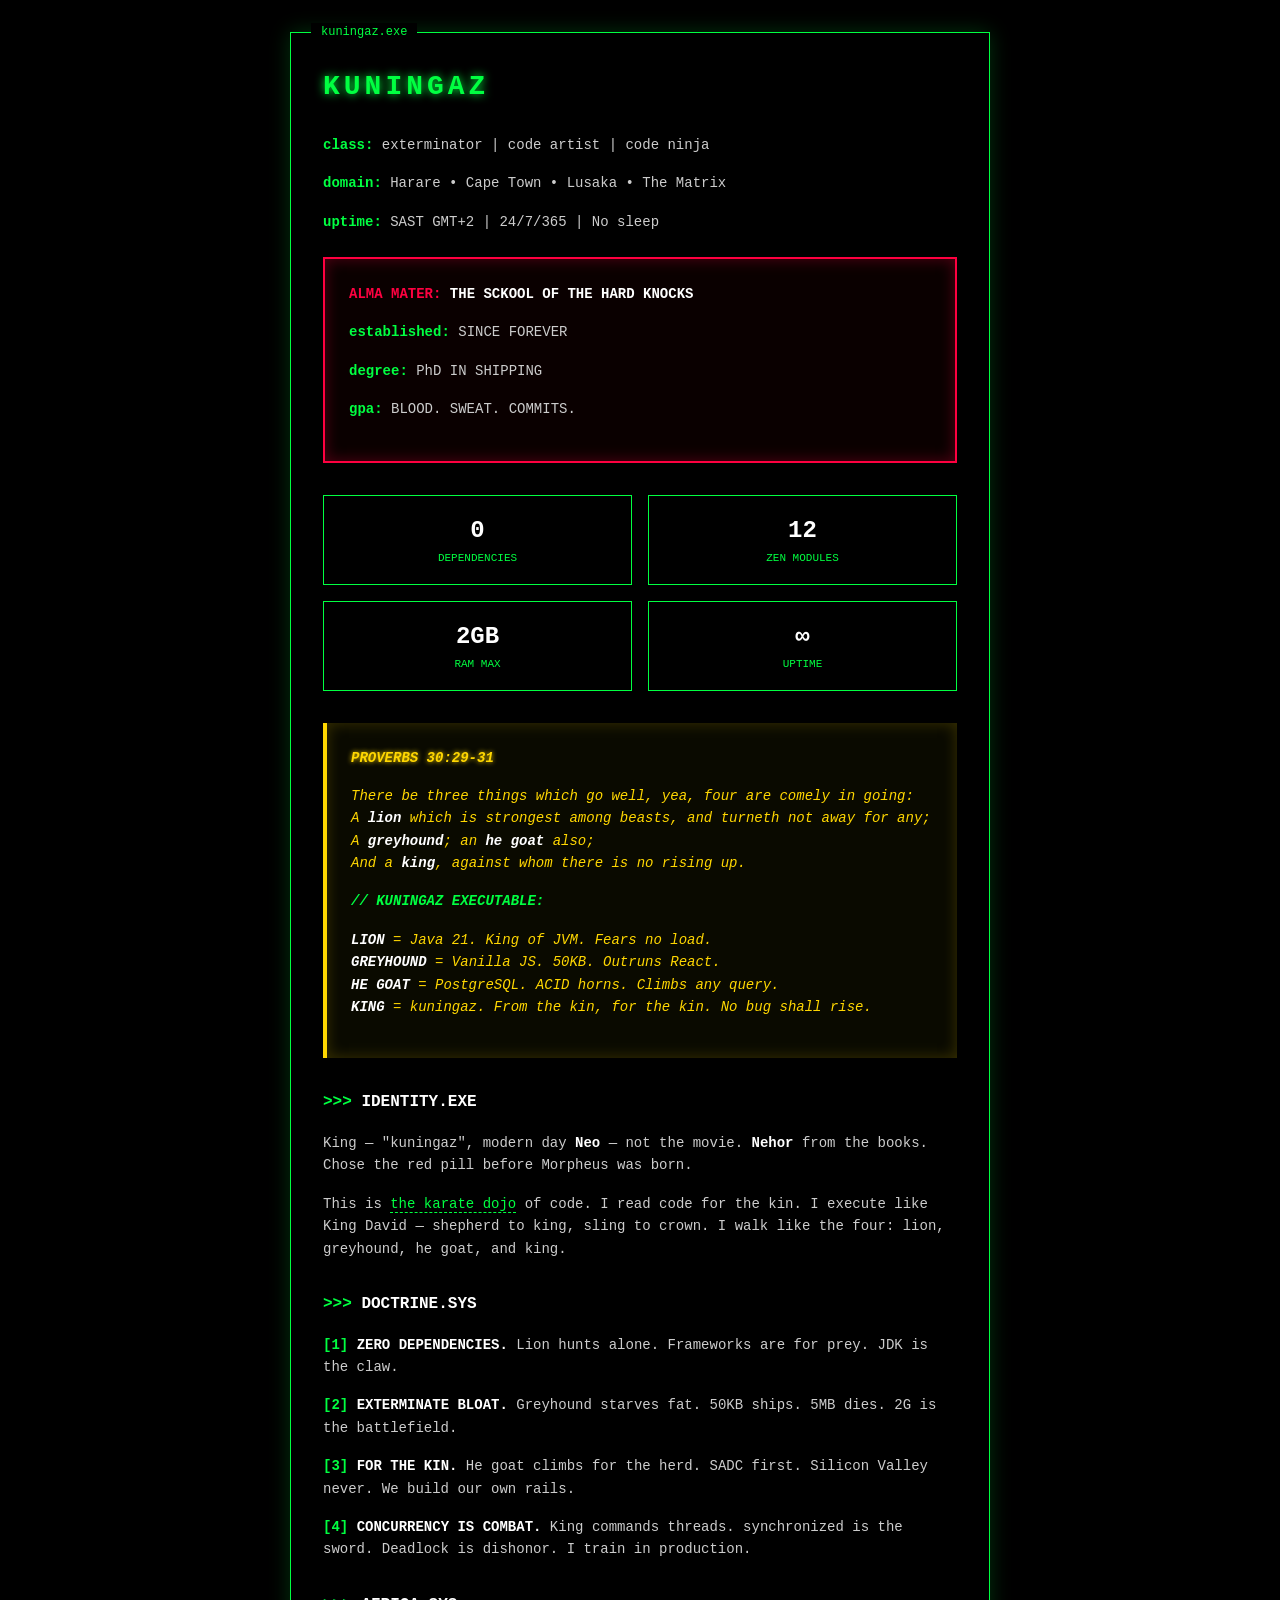
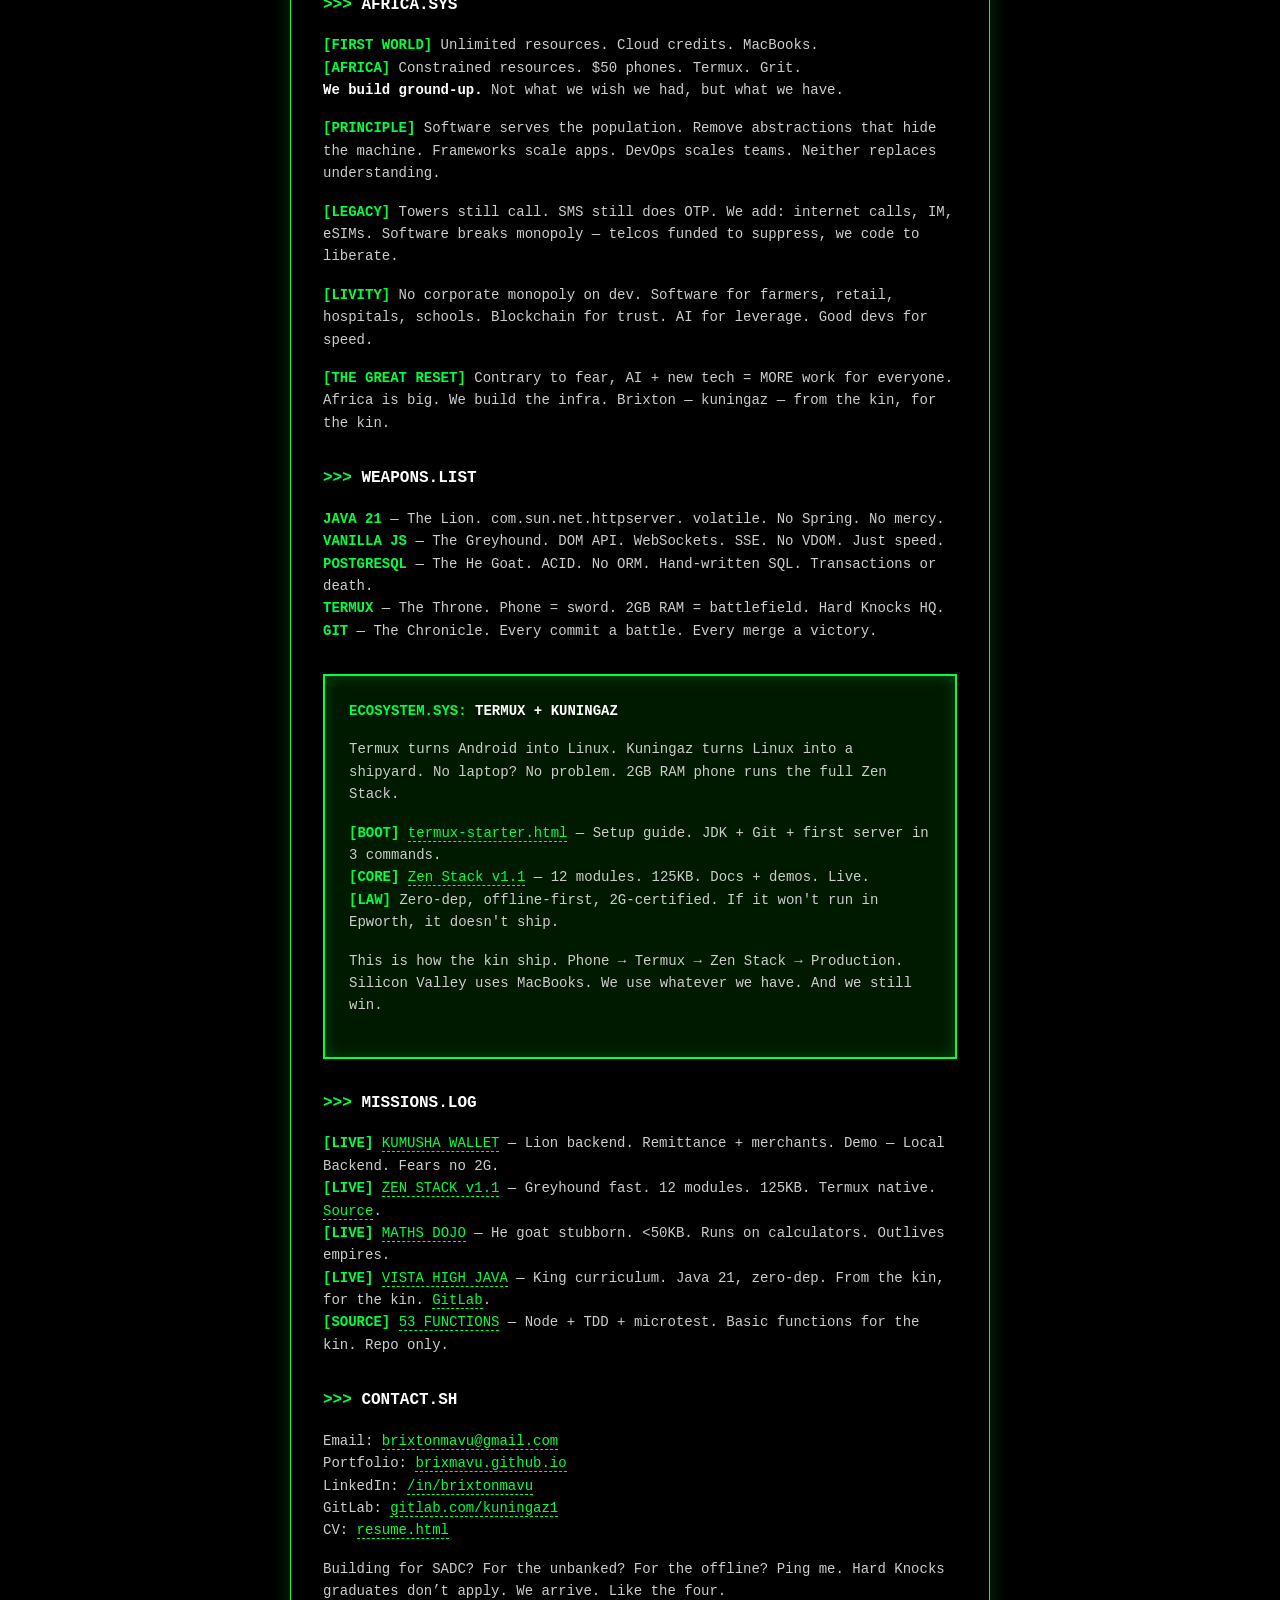
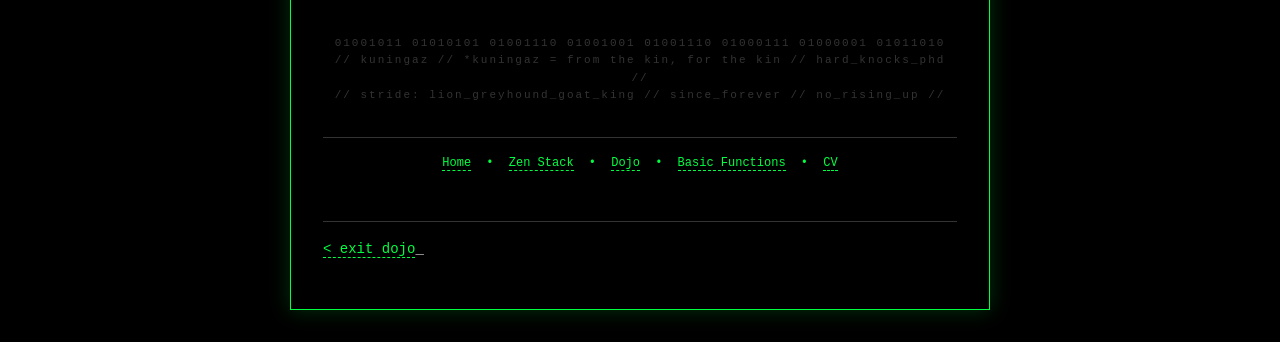
<file: kuningaz.html>
<!DOCTYPE html>
<html lang="en">
<head>
  <meta charset="UTF-8">
  <meta name="viewport" content="width=device-width, initial-scale=1.0">
  <title>kuningaz — Code Meister</title>
  <style>
    * {
      margin: 0;
      padding: 0;
      box-sizing: border-box;
    }

    body {
      background: #000000;
      color: #00ff41;
      font-family: 'Courier New', 'Monaco', monospace;
      font-size: 14px;
      line-height: 1.6;
      padding: 2rem;
      min-height: 100vh;
      overflow-x: hidden;
    }

 .container {
      max-width: 700px;
      margin: 0 auto;
      border: 1px solid #00ff41;
      padding: 2rem;
      position: relative;
      box-shadow: 0 0 20px rgba(0, 255, 65, 0.2);
    }

 .container::before {
      content: 'kuningaz.exe';
      position: absolute;
      top: -10px;
      left: 20px;
      background: #000;
      padding: 0 10px;
      color: #00ff41;
      font-size: 12px;
    }

    h1 {
      font-size: 28px;
      margin-bottom: 1.5rem;
      text-transform: uppercase;
      letter-spacing: 4px;
      animation: flicker 2s infinite;
      text-shadow: 0 0 10px #00ff41;
    }

    h2 {
      font-size: 16px;
      margin-top: 2rem;
      margin-bottom: 1rem;
      color: #ffffff;
      text-transform: uppercase;
    }

    h2::before {
      content: '>>> ';
      color: #00ff41;
    }

    p {
      margin-bottom: 1rem;
      color: #cccccc;
    }

 .green {
      color: #00ff41;
      font-weight: 700;
    }

 .white {
      color: #ffffff;
      font-weight: 700;
    }

 .red {
      color: #ff0040;
      font-weight: 700;
    }

 .gold {
      color: #ffd700;
      font-weight: 700;
      text-shadow: 0 0 5px #ffd700;
    }

    a {
      color: #00ff41;
      text-decoration: none;
      border-bottom: 1px dashed #00ff41;
      transition: all 0.2s;
    }

    a:hover {
      background: #00ff41;
      color: #000000;
      box-shadow: 0 0 10px #00ff41;
    }

 .sigil {
      text-align: center;
      margin: 2rem 0;
      font-size: 11px;
      color: #333;
      letter-spacing: 2px;
    }

 .back {
      margin-top: 3rem;
      padding-top: 1rem;
      border-top: 1px solid #333;
    }

 .school {
      border: 2px solid #ff0040;
      padding: 1.5rem;
      margin: 1.5rem 0;
      background: #0a0000;
      box-shadow: inset 0 0 15px rgba(255, 0, 64, 0.3);
    }

 .scripture {
      border-left: 4px solid #ffd700;
      padding: 1.5rem;
      margin: 2rem 0;
      background: #0a0a00;
      box-shadow: inset 0 0 15px rgba(255, 215, 0, 0.2);
    }

 .scripture p {
      color: #ffd700;
      font-style: italic;
    }

 .stats {
      display: grid;
      grid-template-columns: 1fr 1fr;
      gap: 1rem;
      margin: 2rem 0;
    }

 .stat {
      border: 1px solid #00ff41;
      padding: 1rem;
      text-align: center;
    }

 .stat-num {
      font-size: 24px;
      color: #ffffff;
      font-weight: 700;
    }

 .stat-label {
      font-size: 11px;
      color: #00ff41;
      text-transform: uppercase;
    }

 .puzzle-nav {
      margin-top: 2rem;
      padding-top: 1rem;
      border-top: 1px solid #333;
      text-align: center;
      font-size: 12px;
    }

 .puzzle-nav a {
      margin: 0 8px;
      color: #00ff41;
    }

 .ecosystem {
      border: 2px solid #00ff41;
      padding: 1.5rem;
      margin: 2rem 0;
      background: #001a00;
      box-shadow: inset 0 0 15px rgba(0, 255, 65, 0.2);
    }

    @keyframes flicker {
      0%, 100% { opacity: 1; text-shadow: 0 0 10px #00ff41; }
      50% { opacity: 0.9; text-shadow: 0 0 20px #00ff41; }
    }

 .cursor {
      animation: blink 1s infinite;
    }

    @keyframes blink {
      0%, 50% { opacity: 1; }
      51%, 100% { opacity: 0; }
    }

    @media (max-width: 600px) {
      body { padding: 1rem; font-size: 13px; }
   .container { padding: 1rem; }
   .stats { grid-template-columns: 1fr; }
      h1 { font-size: 22px; }
    }
  </style>
</head>
<body>
  <div class="container">
    <h1>KUNINGAZ</h1>

    <p><span class="green">class:</span> exterminator | code artist | code ninja</p>
    <p><span class="green">domain:</span> Harare • Cape Town • Lusaka • The Matrix</p>
    <p><span class="green">uptime:</span> SAST GMT+2 | 24/7/365 | No sleep</p>

    <div class="school">
      <p><span class="red">ALMA MATER:</span> <span class="white">THE SCKOOL OF THE HARD KNOCKS</span></p>
      <p><span class="green">established:</span> SINCE FOREVER</p>
      <p><span class="green">degree:</span> PhD IN SHIPPING</p>
      <p><span class="green">gpa:</span> BLOOD. SWEAT. COMMITS.</p>
    </div>

    <div class="stats">
      <div class="stat">
        <div class="stat-num">0</div>
        <div class="stat-label">Dependencies</div>
      </div>
      <div class="stat">
        <div class="stat-num">12</div>
        <div class="stat-label">Zen Modules</div>
      </div>
      <div class="stat">
        <div class="stat-num">2GB</div>
        <div class="stat-label">RAM Max</div>
      </div>
      <div class="stat">
        <div class="stat-num">∞</div>
        <div class="stat-label">Uptime</div>
      </div>
    </div>

    <div class="scripture">
      <p><span class="gold">PROVERBS 30:29-31</span></p>
      <p>
        There be three things which go well, yea, four are comely in going:<br>
        A <span class="white">lion</span> which is strongest among beasts, and turneth not away for any;<br>
        A <span class="white">greyhound</span>; an <span class="white">he goat</span> also;<br>
        And a <span class="white">king</span>, against whom there is no rising up.
      </p>
      <p><span class="green">// KUNINGAZ EXECUTABLE:</span></p>
      <p>
        <span class="white">LION</span> = Java 21. King of JVM. Fears no load.<br>
        <span class="white">GREYHOUND</span> = Vanilla JS. 50KB. Outruns React.<br>
        <span class="white">HE GOAT</span> = PostgreSQL. ACID horns. Climbs any query.<br>
        <span class="white">KING</span> = kuningaz. From the kin, for the kin. No bug shall rise.
      </p>
    </div>

    <h2>identity.exe</h2>
    <p>
      King — "kuningaz", modern day <span class="white">Neo</span> — not the movie.
      <span class="white">Nehor</span> from the books. Chose the red pill before Morpheus was born.
    </p>
    <p>
      This is <a href="dojo.html" class="dojo-link">the karate dojo</a> of code. I read code for the kin.
      I execute like King David — shepherd to king, sling to crown.
      I walk like the four: lion, greyhound, he goat, and king.
    </p>

    <h2>doctrine.sys</h2>
    <p>
      <span class="green">[1]</span> <span class="white">ZERO DEPENDENCIES.</span> Lion hunts alone.
      Frameworks are for prey. JDK is the claw.
    </p>
    <p>
      <span class="green">[2]</span> <span class="white">EXTERMINATE BLOAT.</span> Greyhound starves fat.
      50KB ships. 5MB dies. 2G is the battlefield.
    </p>
    <p>
      <span class="green">[3]</span> <span class="white">FOR THE KIN.</span> He goat climbs for the herd.
      SADC first. Silicon Valley never. We build our own rails.
    </p>
    <p>
      <span class="green">[4]</span> <span class="white">CONCURRENCY IS COMBAT.</span> King commands threads.
      synchronized is the sword. Deadlock is dishonor. I train in production.
    </p>

    <h2>africa.sys</h2>
    <p>
      <span class="green">[FIRST WORLD]</span> Unlimited resources. Cloud credits. MacBooks.<br>
      <span class="green">[AFRICA]</span> Constrained resources. $50 phones. Termux. Grit.<br>
      <span class="white">We build ground-up.</span> Not what we wish we had, but what we have.
    </p>
    <p>
      <span class="green">[PRINCIPLE]</span> Software serves the population. Remove abstractions that hide the machine.
      Frameworks scale apps. DevOps scales teams. Neither replaces understanding.
    </p>
    <p>
      <span class="green">[LEGACY]</span> Towers still call. SMS still does OTP. We add: internet calls, IM, eSIMs.
      Software breaks monopoly — telcos funded to suppress, we code to liberate.
    </p>
    <p>
      <span class="green">[LIVITY]</span> No corporate monopoly on dev. Software for farmers, retail, hospitals, schools.
      Blockchain for trust. AI for leverage. Good devs for speed.
    </p>
    <p>
      <span class="green">[THE GREAT RESET]</span> Contrary to fear, AI + new tech = MORE work for everyone.
      Africa is big. We build the infra. Brixton — kuningaz — from the kin, for the kin.
    </p>

    <h2>weapons.list</h2>
    <p>
      <span class="green">JAVA 21</span> — The Lion. com.sun.net.httpserver. volatile. No Spring. No mercy.<br>
      <span class="green">VANILLA JS</span> — The Greyhound. DOM API. WebSockets. SSE. No VDOM. Just speed.<br>
      <span class="green">POSTGRESQL</span> — The He Goat. ACID. No ORM. Hand-written SQL. Transactions or death.<br>
      <span class="green">TERMUX</span> — The Throne. Phone = sword. 2GB RAM = battlefield. Hard Knocks HQ.<br>
      <span class="green">GIT</span> — The Chronicle. Every commit a battle. Every merge a victory.
    </p>

    <div class="ecosystem">
      <p><span class="green">ECOSYSTEM.SYS:</span> <span class="white">TERMUX + KUNINGAZ</span></p>
      <p>
        Termux turns Android into Linux. Kuningaz turns Linux into a shipyard.
        No laptop? No problem. 2GB RAM phone runs the full Zen Stack.
      </p>
      <p>
        <span class="green">[BOOT]</span> <a href="termux-starter.html">termux-starter.html</a> — Setup guide. JDK + Git + first server in 3 commands.<br>
        <span class="green">[CORE]</span> <a href="https://mellow-flan-4e1799.netlify.app/" target="_blank">Zen Stack v1.1</a> — 12 modules. 125KB. Docs + demos. Live.<br>
        <span class="green">[LAW]</span> Zero-dep, offline-first, 2G-certified. If it won't run in Epworth, it doesn't ship.
      </p>
      <p>
        This is how the kin ship. Phone → Termux → Zen Stack → Production.
        Silicon Valley uses MacBooks. We use whatever we have. And we still win.
      </p>
    </div>

    <h2>missions.log</h2>
    <p>
      <span class="green">[LIVE]</span> <a href="https://kumusha-wallet.onrender.com" target="_blank">KUMUSHA WALLET</a>
      — Lion backend. Remittance + merchants. Demo — Local Backend. Fears no 2G.<br>

      <span class="green">[LIVE]</span> <a href="https://mellow-flan-4e1799.netlify.app/" target="_blank">ZEN STACK v1.1</a>
      — Greyhound fast. 12 modules. 125KB. Termux native. <a href="https://gitlab.com/brixtonmavu/zen-stack" target="_blank">Source</a>.<br>

      <span class="green">[LIVE]</span> <a href="https://admirable-seahorse-8c8614.netlify.app/" target="_blank">MATHS DOJO</a>
      — He goat stubborn. <50KB. Runs on calculators. Outlives empires.<br>

      <span class="green">[LIVE]</span> <a href="https://venerable-tiramisu-c6048f.netlify.app" target="_blank">VISTA HIGH JAVA</a>
      — King curriculum. Java 21, zero-dep. From the kin, for the kin. <a href="https://gitlab.com/kuningaz1/vista-high-java" target="_blank">GitLab</a>.<br>

      <span class="green">[SOURCE]</span> <a href="https://gitlab.com/brixtonmavu/53-functions-java-script" target="_blank">53 FUNCTIONS</a>
      — Node + TDD + microtest. Basic functions for the kin. Repo only.
    </p>

    <h2>contact.sh</h2>
    <p>
      Email: <a href="mailto:brixtonmavu@gmail.com">brixtonmavu@gmail.com</a><br>
      Portfolio: <a href="index.html">brixmavu.github.io</a><br>
      LinkedIn: <a href="https://linkedin.com/in/brixtonmavu" target="_blank">/in/brixtonmavu</a><br>
      GitLab: <a href="https://gitlab.com/kuningaz1" target="_blank">gitlab.com/kuningaz1</a><br>
      CV: <a href="resume.html" target="_blank">resume.html</a>
    </p>
    <p>
      Building for SADC? For the unbanked? For the offline? Ping me.
      Hard Knocks graduates don’t apply. We arrive. Like the four.
    </p>

    <div class="sigil">
      01001011 01010101 01001110 01001001 01001110 01000111 01000001 01011010<br>
      // kuningaz // *kuningaz = from the kin, for the kin // hard_knocks_phd //<br>
      // stride: lion_greyhound_goat_king // since_forever // no_rising_up //
    </div>

    <div class="puzzle-nav">
      <a href="index.html">Home</a> •
      <a href="https://mellow-flan-4e1799.netlify.app/">Zen Stack</a> •
      <a href="dojo.html">Dojo</a> •
      <a href="basic-fun.html">Basic Functions</a> •
      <a href="resume.html">CV</a>
    </div>

    <div class="back">
      <p><a href="index.html">< exit dojo</a><span class="cursor">_</span></p>
    </div>
  </div>
</body>
</html>
</file>
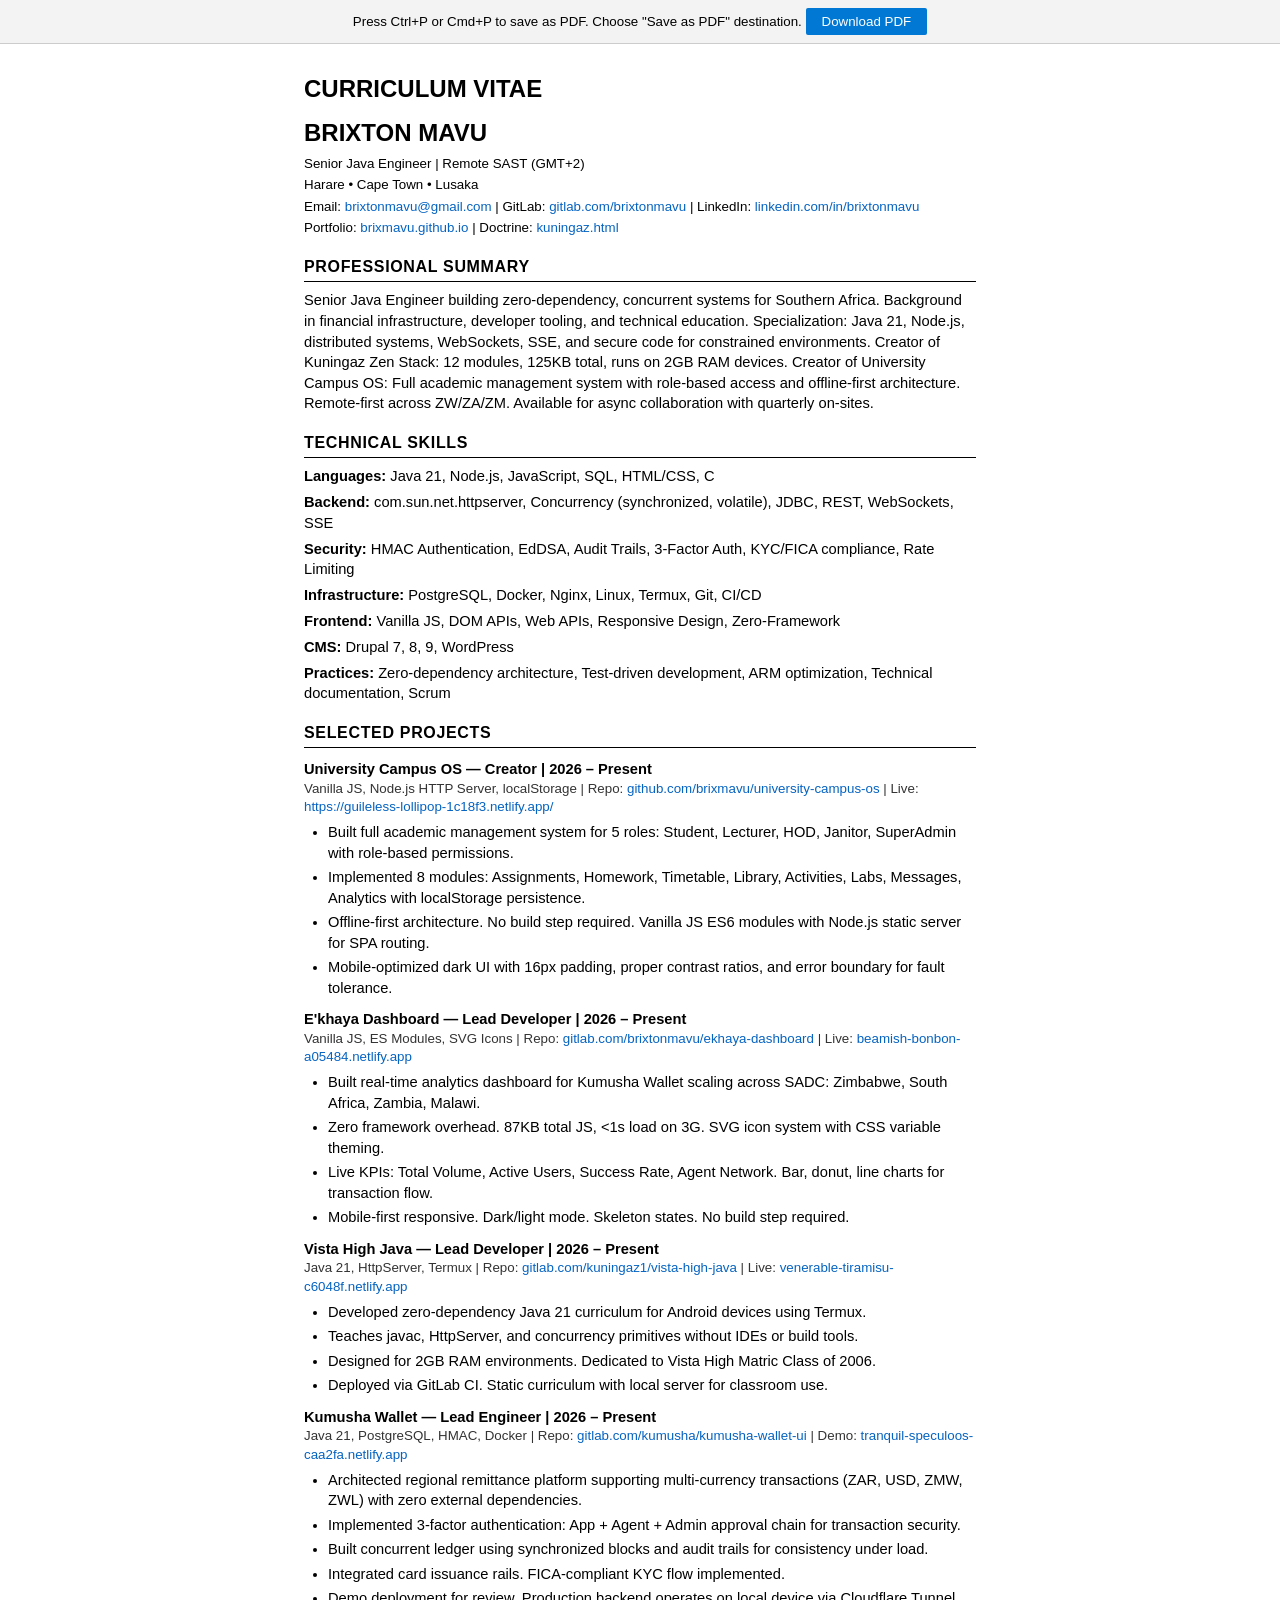
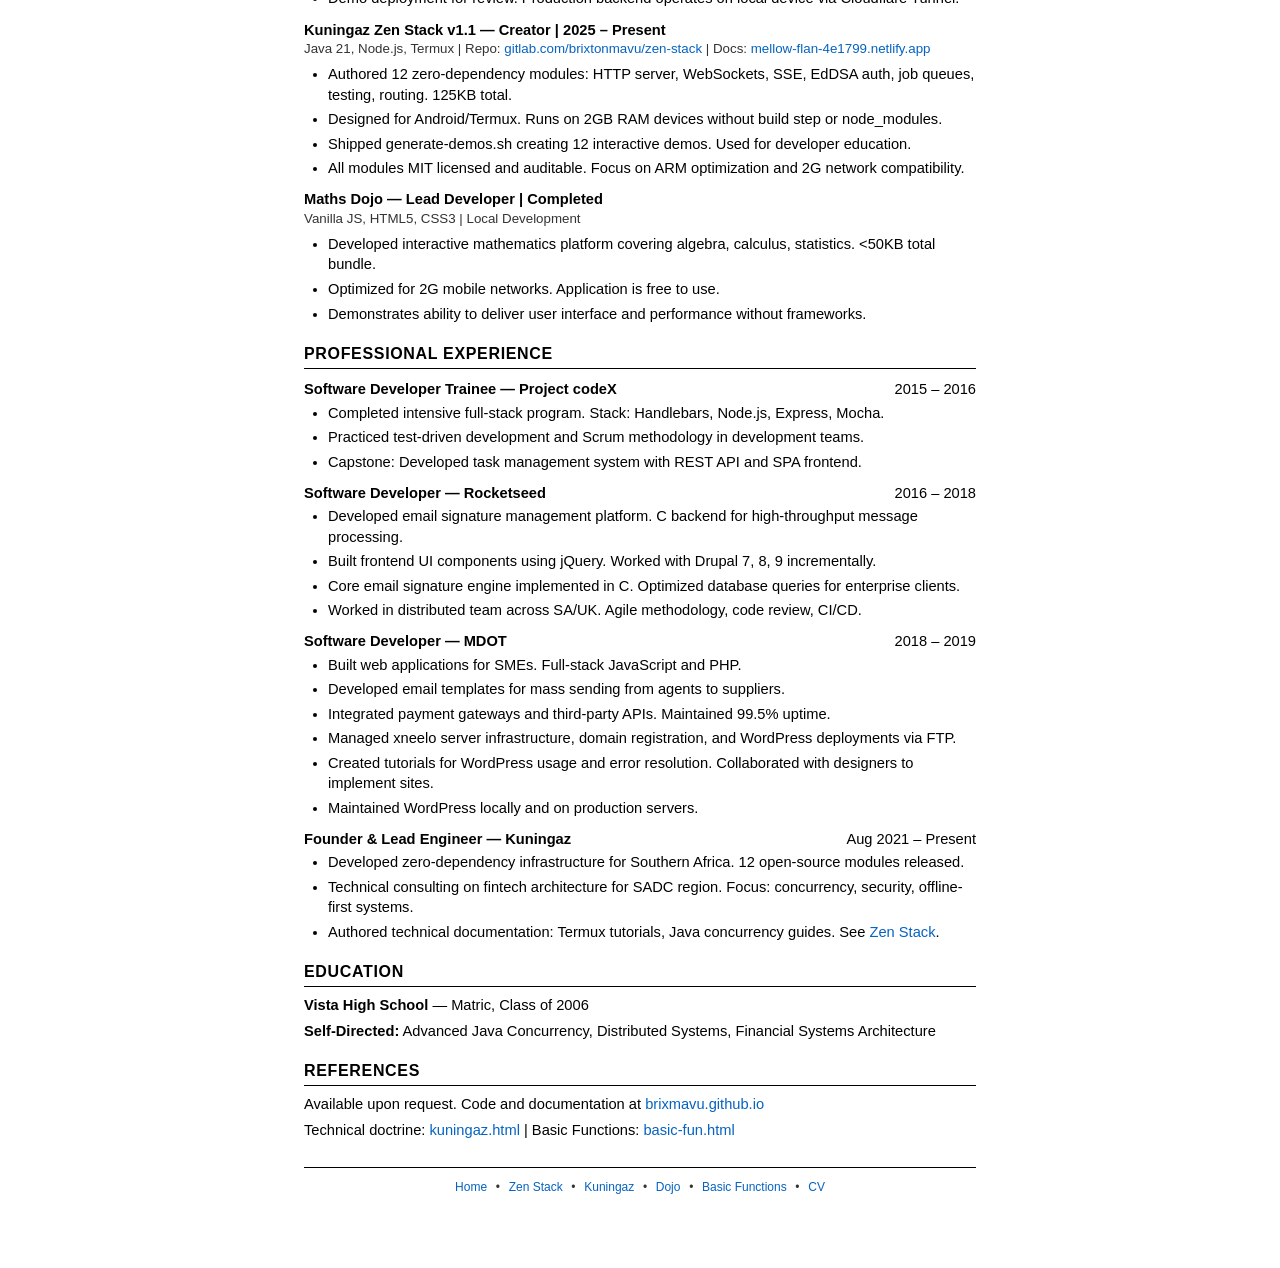
<file: resume.html>
<!DOCTYPE html>
<html lang="en">
<head>
  <meta charset="UTF-8">
  <meta name="viewport" content="width=device-width, initial-scale=1.0">
  <title>Brixton Mavu — Curriculum Vitae</title>
  <style>
    * {
      margin: 0;
      padding: 0;
      box-sizing: border-box;
    }

    body {
      font-family: 'Calibri', 'Arial', sans-serif;
      font-size: 11pt;
      line-height: 1.4;
      color: #000;
      background: #ffffff;
      padding: 0.75in;
      max-width: 8.5in;
      margin: 0 auto;
    }

    h1 {
      font-size: 18pt;
      font-weight: 700;
      margin-bottom: 4pt;
      color: #000;
    }

    h2 {
      font-size: 12pt;
      font-weight: 700;
      margin-top: 14pt;
      margin-bottom: 6pt;
      border-bottom: 1px solid #000000;
      padding-bottom: 2pt;
      text-transform: uppercase;
      letter-spacing: 0.5pt;
    }

    h3 {
      font-size: 11pt;
      font-weight: 700;
      margin-top: 8pt;
      margin-bottom: 2pt;
    }

    p, li {
      font-size: 11pt;
      margin-bottom: 4pt;
    }

    ul {
      margin-left: 18pt;
      margin-bottom: 8pt;
    }

    li {
      margin-bottom: 3pt;
    }

    .contact-line {
      font-size: 10pt;
      margin-bottom: 2pt;
    }

    .job-header {
      display: flex;
      justify-content: space-between;
      margin-top: 8pt;
      margin-bottom: 2pt;
    }

    .job-title {
      font-weight: 700;
    }

    .job-date {
      font-weight: 400;
    }

    .project-title {
      font-weight: 700;
      margin-top: 8pt;
    }

    .tech-list {
      font-size: 10pt;
      color: #333;
      margin-bottom: 4pt;
    }

    a {
      color: #0563c1;
      text-decoration: none;
    }

    a:hover {
      text-decoration: underline;
    }

    .page-break {
      page-break-after: always;
    }

    .puzzle-footer {
      margin-top: 20pt;
      padding-top: 8pt;
      border-top: 1px solid #000;
      text-align: center;
      font-size: 9pt;
      color: #333;
    }

    .puzzle-footer a {
      color: #0563c1;
      margin: 0 4pt;
    }

    @media print {
      body {
        padding: 0.5in;
      }
      .no-print {
        display: none;
      }
      a {
        color: #000000;
        text-decoration: none;
      }
      .puzzle-footer {
        display: none;
      }
    }

    .download-bar {
      position: fixed;
      top: 0;
      left: 0;
      right: 0;
      background: #f3f3f3;
      border-bottom: 1px solid #ccc;
      padding: 8px;
      text-align: center;
      font-family: Arial, sans-serif;
      font-size: 10pt;
    }

    .download-btn {
      background: #0078d4;
      color: white;
      border: none;
      padding: 6px 16px;
      cursor: pointer;
      font-size: 10pt;
      border-radius: 2px;
    }

    .download-btn:hover {
      background: #106ebe;
    }

    @media print {
      .download-bar {
        display: none;
      }
    }
  </style>
</head>
<body>
  <div class="download-bar no-print">
    Press Ctrl+P or Cmd+P to save as PDF. Choose "Save as PDF" destination.
    <button class="download-btn" onclick="window.print()">Download PDF</button>
  </div>

  <h1>CURRICULUM VITAE</h1>
  <h1 style="margin-top:8pt;">BRIXTON MAVU</h1>
  <div class="contact-line">Senior Java Engineer | Remote SAST (GMT+2)</div>
  <div class="contact-line">Harare • Cape Town • Lusaka</div>
  <div class="contact-line">Email: <a href="mailto:brixtonmavu@gmail.com">brixtonmavu@gmail.com</a> | GitLab: <a href="https://gitlab.com/brixtonmavu" target="_blank">gitlab.com/brixtonmavu</a> | LinkedIn: <a href="https://linkedin.com/in/brixtonmavu" target="_blank">linkedin.com/in/brixtonmavu</a></div>
  <div class="contact-line">Portfolio: <a href="https://brixmavu.github.io" target="_blank">brixmavu.github.io</a> | Doctrine: <a href="https://brixmavu.github.io/kuningaz.html" target="_blank">kuningaz.html</a></div>

  <h2>Professional Summary</h2>
  <p>
    Senior Java Engineer building zero-dependency, concurrent systems for Southern Africa.
    Background in financial infrastructure, developer tooling, and technical education. 
    Specialization: Java 21, Node.js, distributed systems, WebSockets, SSE, and secure code for constrained environments.
    Creator of Kuningaz Zen Stack: 12 modules, 125KB total, runs on 2GB RAM devices. 
    Creator of University Campus OS: Full academic management system with role-based access and offline-first architecture.
    Remote-first across ZW/ZA/ZM. Available for async collaboration with quarterly on-sites.
  </p>

  <h2>Technical Skills</h2>
  <p><strong>Languages:</strong> Java 21, Node.js, JavaScript, SQL, HTML/CSS, C</p>
  <p><strong>Backend:</strong> com.sun.net.httpserver, Concurrency (synchronized, volatile), JDBC, REST, WebSockets, SSE</p>
  <p><strong>Security:</strong> HMAC Authentication, EdDSA, Audit Trails, 3-Factor Auth, KYC/FICA compliance, Rate Limiting</p>
  <p><strong>Infrastructure:</strong> PostgreSQL, Docker, Nginx, Linux, Termux, Git, CI/CD</p>
  <p><strong>Frontend:</strong> Vanilla JS, DOM APIs, Web APIs, Responsive Design, Zero-Framework</p>
  <p><strong>CMS:</strong> Drupal 7, 8, 9, WordPress</p>
  <p><strong>Practices:</strong> Zero-dependency architecture, Test-driven development, ARM optimization, Technical documentation, Scrum</p>

  <h2>Selected Projects</h2>

  <div class="project-title">University Campus OS — Creator | 2026 – Present</div>
  <div class="tech-list">Vanilla JS, Node.js HTTP Server, localStorage | Repo: <a href="https://github.com/brixmavu/university-campus-os.git" target="_blank">github.com/brixmavu/university-campus-os</a> | Live: <a href="https://guileless-lollipop-1c18f3.netlify.app/" target="_blank">https://guileless-lollipop-1c18f3.netlify.app/</a></div>
  <ul>
    <li>Built full academic management system for 5 roles: Student, Lecturer, HOD, Janitor, SuperAdmin with role-based permissions.</li>
    <li>Implemented 8 modules: Assignments, Homework, Timetable, Library, Activities, Labs, Messages, Analytics with localStorage persistence.</li>
    <li>Offline-first architecture. No build step required. Vanilla JS ES6 modules with Node.js static server for SPA routing.</li>
    <li>Mobile-optimized dark UI with 16px padding, proper contrast ratios, and error boundary for fault tolerance.</li>
  </ul>

  <div class="project-title">E'khaya Dashboard — Lead Developer | 2026 – Present</div>
  <div class="tech-list">Vanilla JS, ES Modules, SVG Icons | Repo: <a href="https://gitlab.com/brixtonmavu/ekhaya-dashboard" target="_blank">gitlab.com/brixtonmavu/ekhaya-dashboard</a> | Live: <a href="https://beamish-bonbon-a05484.netlify.app" target="_blank">beamish-bonbon-a05484.netlify.app</a></div>
  <ul>
    <li>Built real-time analytics dashboard for Kumusha Wallet scaling across SADC: Zimbabwe, South Africa, Zambia, Malawi.</li>
    <li>Zero framework overhead. 87KB total JS, <1s load on 3G. SVG icon system with CSS variable theming.</li>
    <li>Live KPIs: Total Volume, Active Users, Success Rate, Agent Network. Bar, donut, line charts for transaction flow.</li>
    <li>Mobile-first responsive. Dark/light mode. Skeleton states. No build step required.</li>
  </ul>

  <div class="project-title">Vista High Java — Lead Developer | 2026 – Present</div>
  <div class="tech-list">Java 21, HttpServer, Termux | Repo: <a href="https://gitlab.com/kuningaz1/vista-high-java" target="_blank">gitlab.com/kuningaz1/vista-high-java</a> | Live: <a href="https://venerable-tiramisu-c6048f.netlify.app" target="_blank">venerable-tiramisu-c6048f.netlify.app</a></div>
  <ul>
    <li>Developed zero-dependency Java 21 curriculum for Android devices using Termux.</li>
    <li>Teaches javac, HttpServer, and concurrency primitives without IDEs or build tools.</li>
    <li>Designed for 2GB RAM environments. Dedicated to Vista High Matric Class of 2006.</li>
    <li>Deployed via GitLab CI. Static curriculum with local server for classroom use.</li>
  </ul>

  <div class="project-title">Kumusha Wallet — Lead Engineer | 2026 – Present</div>
  <div class="tech-list">Java 21, PostgreSQL, HMAC, Docker | Repo: <a href="https://gitlab.com/kumusha/kumusha-wallet-ui" target="_blank">gitlab.com/kumusha/kumusha-wallet-ui</a> | Demo: <a href="https://tranquil-speculoos-caa2fa.netlify.app" target="_blank">tranquil-speculoos-caa2fa.netlify.app</a></div>
  <ul>
    <li>Architected regional remittance platform supporting multi-currency transactions (ZAR, USD, ZMW, ZWL) with zero external dependencies.</li>
    <li>Implemented 3-factor authentication: App + Agent + Admin approval chain for transaction security.</li>
    <li>Built concurrent ledger using synchronized blocks and audit trails for consistency under load.</li>
    <li>Integrated card issuance rails. FICA-compliant KYC flow implemented.</li>
    <li>Demo deployment for review. Production backend operates on local device via Cloudflare Tunnel.</li>
  </ul>

  <div class="project-title">Kuningaz Zen Stack v1.1 — Creator | 2025 – Present</div>
  <div class="tech-list">Java 21, Node.js, Termux | Repo: <a href="https://gitlab.com/brixtonmavu/zen-stack" target="_blank">gitlab.com/brixtonmavu/zen-stack</a> | Docs: <a href="https://mellow-flan-4e1799.netlify.app" target="_blank">mellow-flan-4e1799.netlify.app</a></div>
  <ul>
    <li>Authored 12 zero-dependency modules: HTTP server, WebSockets, SSE, EdDSA auth, job queues, testing, routing. 125KB total.</li>
    <li>Designed for Android/Termux. Runs on 2GB RAM devices without build step or node_modules.</li>
    <li>Shipped generate-demos.sh creating 12 interactive demos. Used for developer education.</li>
    <li>All modules MIT licensed and auditable. Focus on ARM optimization and 2G network compatibility.</li>
  </ul>

  <div class="project-title">Maths Dojo — Lead Developer | Completed</div>
  <div class="tech-list">Vanilla JS, HTML5, CSS3 | Local Development</div>
  <ul>
    <li>Developed interactive mathematics platform covering algebra, calculus, statistics. <50KB total bundle.</li>
    <li>Optimized for 2G mobile networks. Application is free to use.</li>
    <li>Demonstrates ability to deliver user interface and performance without frameworks.</li>
  </ul>

  <h2>Professional Experience</h2>

  <div class="job-header">
    <span class="job-title">Software Developer Trainee — Project codeX</span>
    <span class="job-date">2015 – 2016</span>
  </div>
  <ul>
    <li>Completed intensive full-stack program. Stack: Handlebars, Node.js, Express, Mocha.</li>
    <li>Practiced test-driven development and Scrum methodology in development teams.</li>
    <li>Capstone: Developed task management system with REST API and SPA frontend.</li>
  </ul>

  <div class="job-header">
    <span class="job-title">Software Developer — Rocketseed</span>
    <span class="job-date">2016 – 2018</span>
  </div>
  <ul>
    <li>Developed email signature management platform. C backend for high-throughput message processing.</li>
    <li>Built frontend UI components using jQuery. Worked with Drupal 7, 8, 9 incrementally.</li>
    <li>Core email signature engine implemented in C. Optimized database queries for enterprise clients.</li>
    <li>Worked in distributed team across SA/UK. Agile methodology, code review, CI/CD.</li>
  </ul>

  <div class="job-header">
    <span class="job-title">Software Developer — MDOT</span>
    <span class="job-date">2018 – 2019</span>
  </div>
  <ul>
    <li>Built web applications for SMEs. Full-stack JavaScript and PHP.</li>
    <li>Developed email templates for mass sending from agents to suppliers.</li>
    <li>Integrated payment gateways and third-party APIs. Maintained 99.5% uptime.</li>
    <li>Managed xneelo server infrastructure, domain registration, and WordPress deployments via FTP.</li>
    <li>Created tutorials for WordPress usage and error resolution. Collaborated with designers to implement sites.</li>
    <li>Maintained WordPress locally and on production servers.</li>
  </ul>

  <div class="job-header">
    <span class="job-title">Founder & Lead Engineer — Kuningaz</span>
    <span class="job-date">Aug 2021 – Present</span>
  </div>
  <ul>
    <li>Developed zero-dependency infrastructure for Southern Africa. 12 open-source modules released.</li>
    <li>Technical consulting on fintech architecture for SADC region. Focus: concurrency, security, offline-first systems.</li>
    <li>Authored technical documentation: Termux tutorials, Java concurrency guides. See <a href="https://mellow-flan-4e1799.netlify.app" target="_blank">Zen Stack</a>.</li>
  </ul>

  <h2>Education</h2>
  <p><strong>Vista High School</strong> — Matric, Class of 2006</p>
  <p><strong>Self-Directed:</strong> Advanced Java Concurrency, Distributed Systems, Financial Systems Architecture</p>

  <h2>References</h2>
  <p>Available upon request. Code and documentation at <a href="https://brixmavu.github.io" target="_blank">brixmavu.github.io</a></p>
  <p>Technical doctrine: <a href="https://brixmavu.github.io/kuningaz.html" target="_blank">kuningaz.html</a> | Basic Functions: <a href="https://brixmavu.github.io/basic-fun.html" target="_blank">basic-fun.html</a></p>

  <div class="puzzle-footer">
    <a href="index.html">Home</a> • 
    <a href="https://mellow-flan-4e1799.netlify.app">Zen Stack</a> • 
    <a href="kuningaz.html">Kuningaz</a> • 
    <a href="dojo.html">Dojo</a> • 
    <a href="basic-fun.html">Basic Functions</a> • 
    <a href="resume.html">CV</a>
  </div>

</body>
</html>
</file>
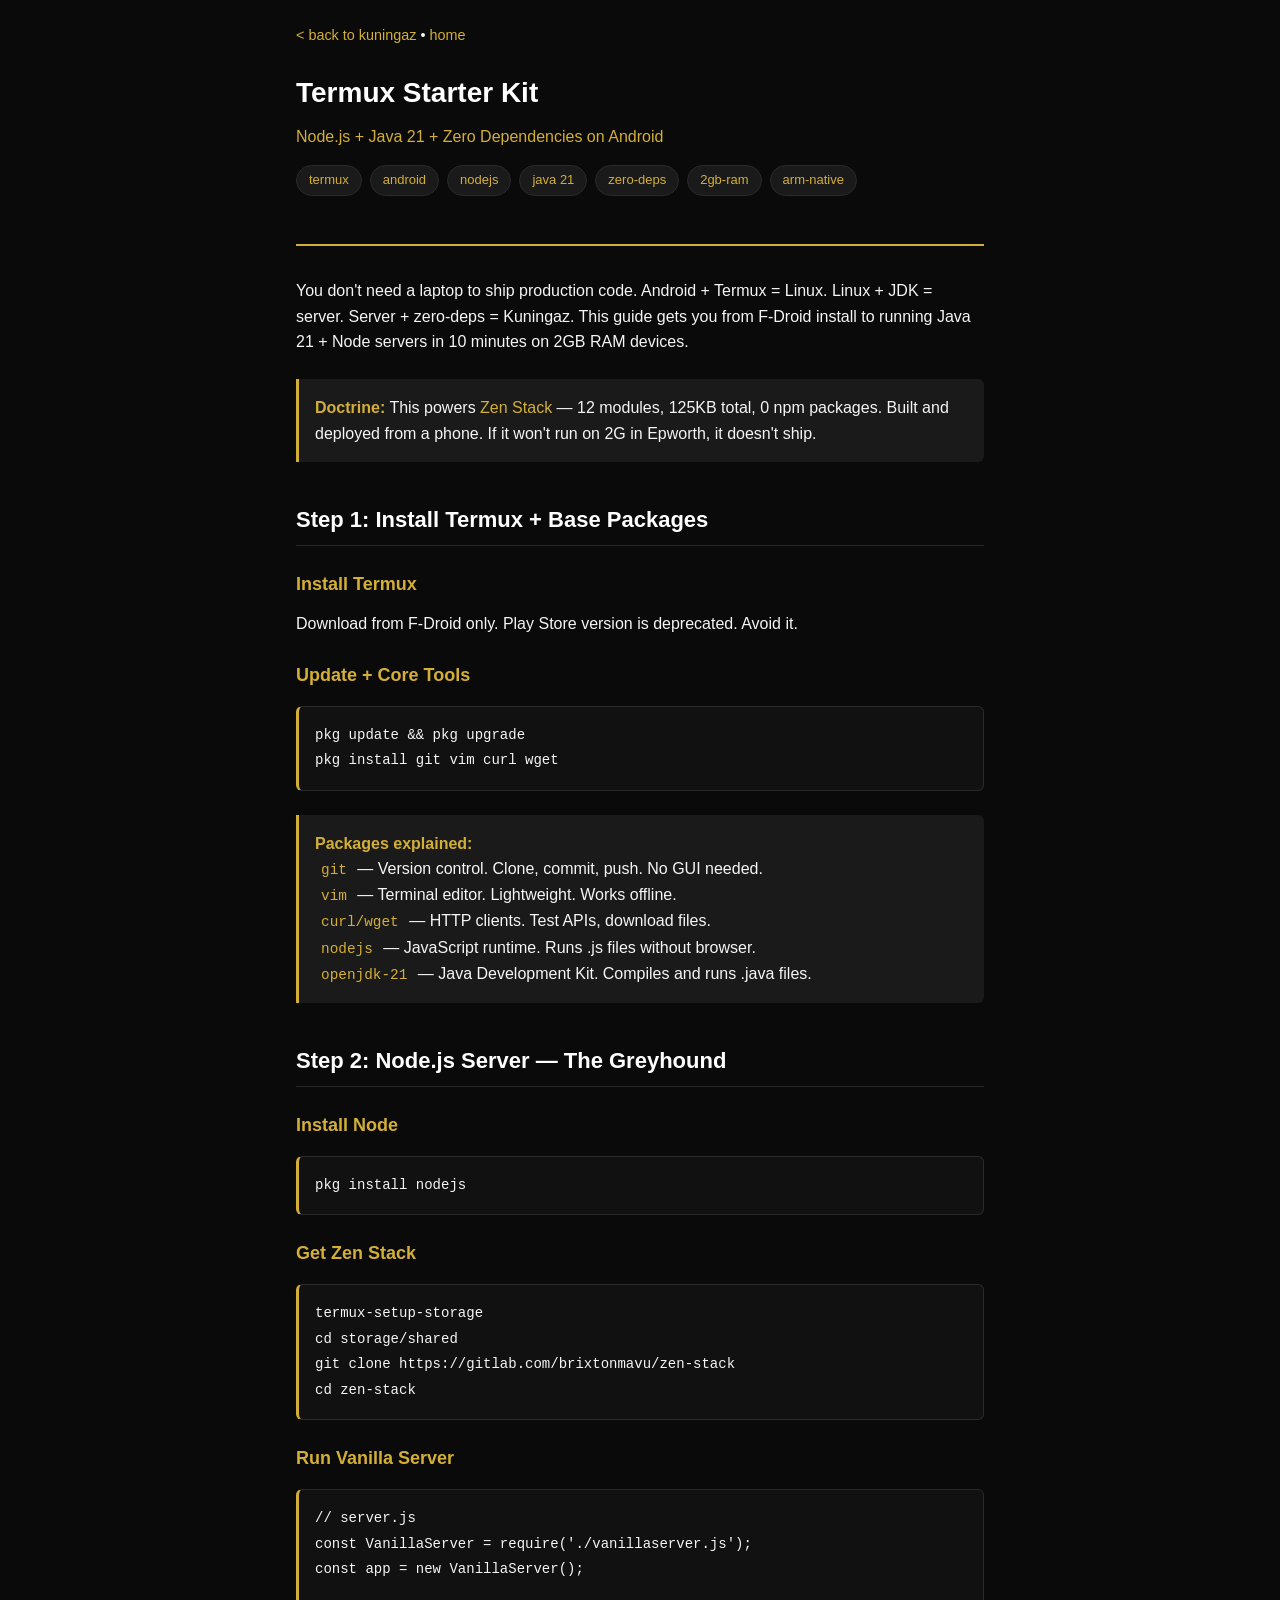
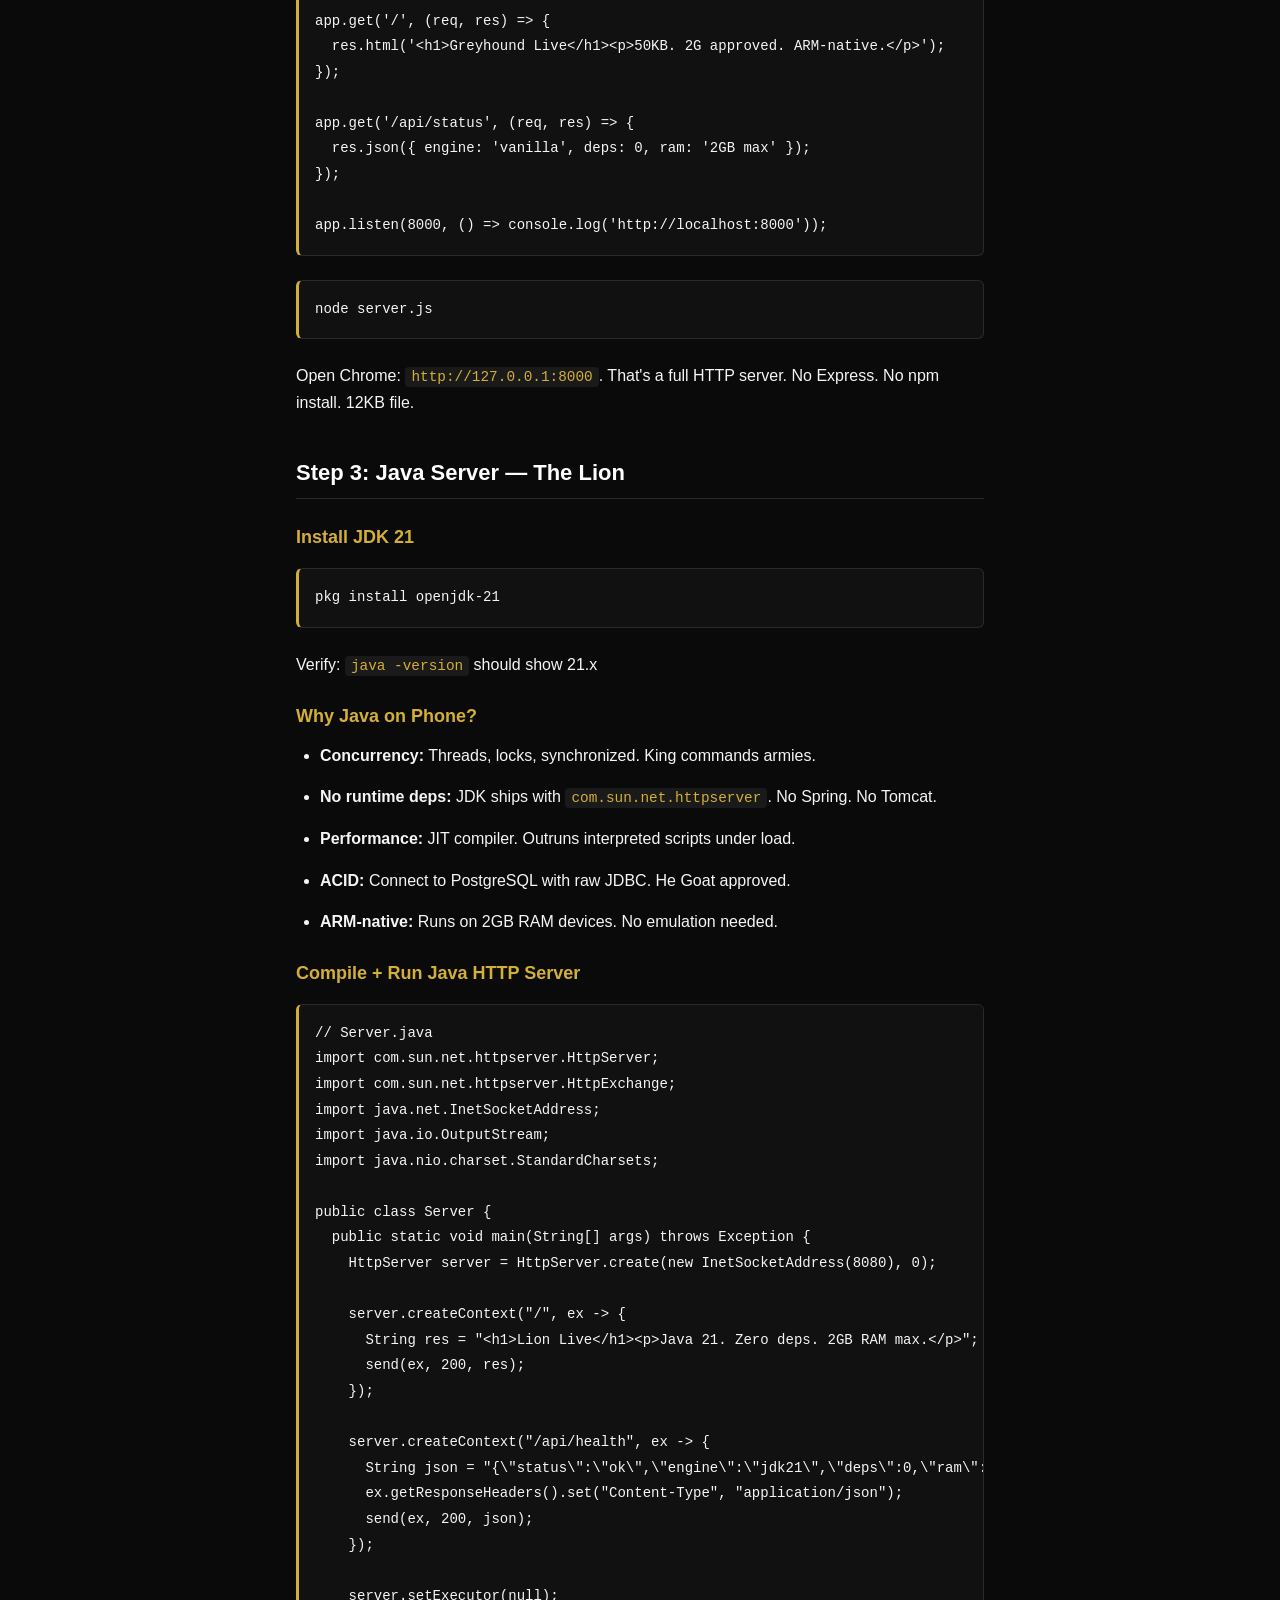
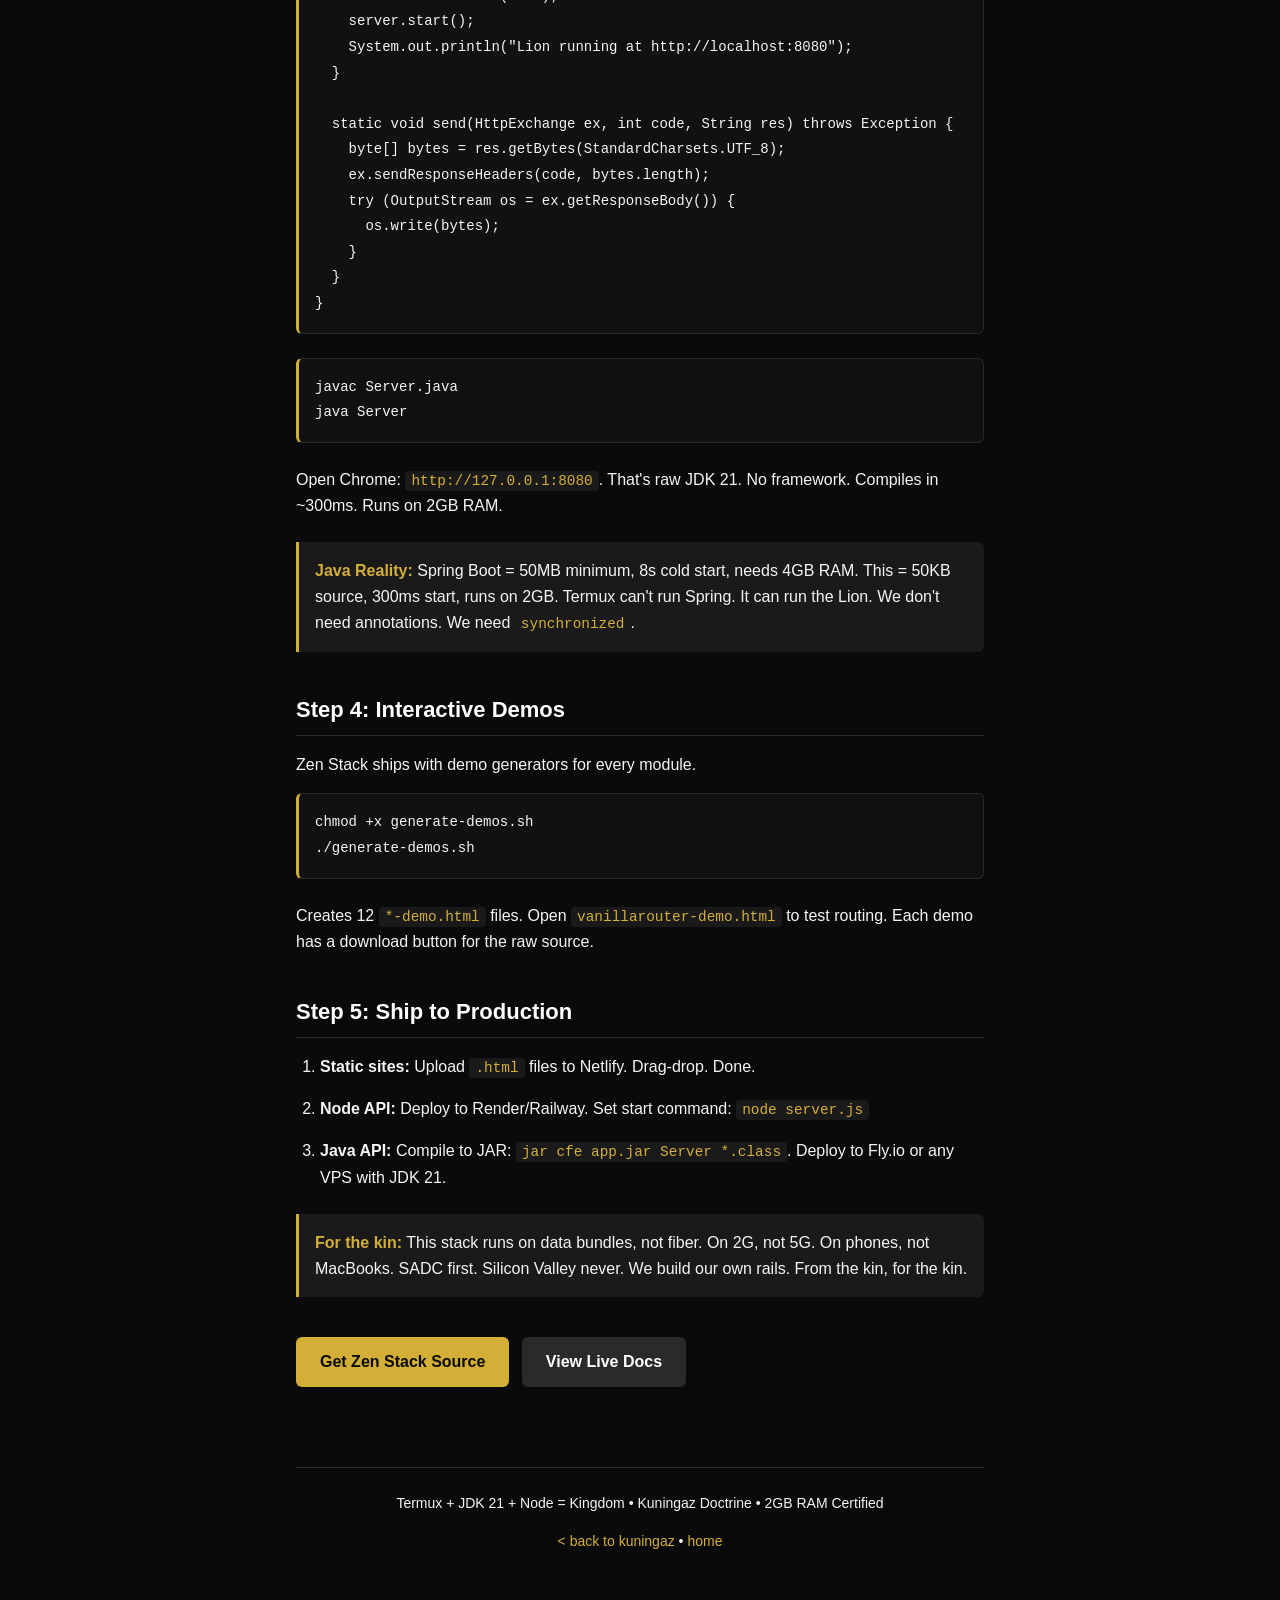
<file: termux-starter.html>
<!DOCTYPE html>
<html lang="en">
<head>
<meta charset="UTF-8">
<meta name="viewport" content="width=device-width, initial-scale=1.0">
<title>Termux Starter — Node + Java 21 on Android | Kuningaz</title>
<meta name="description" content="Node.js + Java 21 + Zero Dependencies on Android. Termux guide for SADC. 2GB RAM max, ARM-native, 2G-certified. Kuningaz doctrine.">
<style>
  :root {
    --kz-gold: #D4AF37;
    --kz-black: #0A0A0A;
    --kz-gray-900: #111111;
    --kz-gray-800: #1A1A1A;
    --kz-gray-700: #2A2A2A;
    --kz-gray-100: #F5F5F5;
    --kz-white: #FFFFFF;
    --kz-green: #00ff41;
  }
    * { margin: 0; padding: 0; box-sizing: border-box; }
  html { scroll-behavior: smooth; }
  body {
    font-family: -apple-system, BlinkMacSystemFont, 'Segoe UI', Roboto, sans-serif;
    background: var(--kz-black);
    color: var(--kz-gray-100);
    line-height: 1.6;
    font-size: 16px;
  }
  .container {
    max-width: 720px;
    margin: 0 auto;
    padding: 24px 16px 64px;
  }
  header {
    border-bottom: 2px solid var(--kz-gold);
    padding-bottom: 24px;
    margin-bottom: 32px;
  }
  h1 {
    font-size: 1.75rem;
    color: var(--kz-white);
    margin-bottom: 8px;
    font-weight: 700;
  }
  .subtitle {
    color: var(--kz-gold);
    font-size: 1rem;
    font-weight: 500;
  }
  h2 {
    font-size: 1.375rem;
    color: var(--kz-white);
    margin: 40px 0 16px;
    padding-bottom: 8px;
    border-bottom: 1px solid var(--kz-gray-700);
  }
  h3 {
    font-size: 1.125rem;
    color: var(--kz-gold);
    margin: 24px 0 12px;
  }
  p, li {
    margin-bottom: 16px;
    color: var(--kz-gray-100);
  }
  ul, ol {
    padding-left: 24px;
    margin-bottom: 16px;
  }
  a {
    color: var(--kz-gold);
    text-decoration: none;
    border-bottom: 1px solid transparent;
  }
  a:hover {
    border-bottom-color: var(--kz-gold);
  }
  code {
    font-family: 'Courier New', monospace;
    background: var(--kz-gray-800);
    color: var(--kz-gold);
    padding: 2px 6px;
    border-radius: 4px;
    font-size: 0.9rem;
  }
  pre {
    background: var(--kz-gray-900);
    border: 1px solid var(--kz-gray-700);
    border-left: 3px solid var(--kz-gold);
    padding: 16px;
    border-radius: 6px;
    overflow-x: auto;
    margin: 16px 0 24px;
  }
  pre code {
    background: none;
    padding: 0;
    color: var(--kz-gray-100);
    font-size: 0.875rem;
    line-height: 1.5;
  }
  .note {
    background: var(--kz-gray-800);
    border-left: 3px solid var(--kz-gold);
    padding: 16px;
    margin: 24px 0;
    border-radius: 0 6px 6px 0;
  }
  .note strong {
    color: var(--kz-gold);
  }
  .btn {
    display: inline-block;
    background: var(--kz-gold);
    color: var(--kz-black);
    padding: 12px 24px;
    border-radius: 6px;
    font-weight: 600;
    text-decoration: none;
    margin: 16px 8px 16px 0;
    border: none;
    cursor: pointer;
  }
  .btn:hover {
    background: #E6C555;
    border-bottom: none;
  }
  .btn-secondary {
    background: var(--kz-gray-700);
    color: var(--kz-white);
  }
  .btn-secondary:hover {
    background: var(--kz-gray-800);
  }
  footer {
    margin-top: 64px;
    padding-top: 24px;
    border-top: 1px solid var(--kz-gray-700);
    text-align: center;
    font-size: 0.875rem;
    color: var(--kz-gray-700);
  }
  .tag-list {
    display: flex;
    flex-wrap: wrap;
    gap: 8px;
    margin: 16px 0 24px;
  }
  .tag {
    background: var(--kz-gray-800);
    color: var(--kz-gold);
    padding: 4px 12px;
    border-radius: 16px;
    font-size: 0.8125rem;
    border: 1px solid var(--kz-gray-700);
  }
  .back-nav {
    margin-bottom: 24px;
    font-size: 0.9rem;
  }
</style>
</head>
<body>
  <div class="container">
    <div class="back-nav">
      <a href="kuningaz.html">< back to kuningaz</a> • <a href="index.html">home</a>
    </div>

    <header>
      <h1>Termux Starter Kit</h1>
      <p class="subtitle">Node.js + Java 21 + Zero Dependencies on Android</p>
      <div class="tag-list">
        <span class="tag">termux</span>
        <span class="tag">android</span>
        <span class="tag">nodejs</span>
        <span class="tag">java 21</span>
        <span class="tag">zero-deps</span>
        <span class="tag">2gb-ram</span>
        <span class="tag">arm-native</span>
      </div>
    </header>

    <main>
      <p>You don't need a laptop to ship production code. Android + Termux = Linux. Linux + JDK = server. Server + zero-deps = Kuningaz. This guide gets you from F-Droid install to running Java 21 + Node servers in 10 minutes on 2GB RAM devices.</p>

      <div class="note">
        <strong>Doctrine:</strong> This powers <a href="https://mellow-flan-4e1799.netlify.app/" target="_blank">Zen Stack</a> — 12 modules, 125KB total, 0 npm packages. Built and deployed from a phone. If it won't run on 2G in Epworth, it doesn't ship.
      </div>

      <h2>Step 1: Install Termux + Base Packages</h2>
      
      <h3>Install Termux</h3>
      <p>Download from F-Droid only. Play Store version is deprecated. Avoid it.</p>

      <h3>Update + Core Tools</h3>
      <pre><code>pkg update && pkg upgrade
pkg install git vim curl wget</code></pre>

      <div class="note">
        <strong>Packages explained:</strong><br>
        <code>git</code> — Version control. Clone, commit, push. No GUI needed.<br>
        <code>vim</code> — Terminal editor. Lightweight. Works offline.<br>
        <code>curl/wget</code> — HTTP clients. Test APIs, download files.<br>
        <code>nodejs</code> — JavaScript runtime. Runs .js files without browser.<br>
        <code>openjdk-21</code> — Java Development Kit. Compiles and runs .java files.
      </div>

      <h2>Step 2: Node.js Server — The Greyhound</h2>
      
      <h3>Install Node</h3>
      <pre><code>pkg install nodejs</code></pre>

      <h3>Get Zen Stack</h3>
      <pre><code>termux-setup-storage
cd storage/shared
git clone https://gitlab.com/brixtonmavu/zen-stack
cd zen-stack</code></pre>

      <h3>Run Vanilla Server</h3>
      <pre><code>// server.js
const VanillaServer = require('./vanillaserver.js');
const app = new VanillaServer();

app.get('/', (req, res) => {
  res.html('&lt;h1&gt;Greyhound Live&lt;/h1&gt;&lt;p&gt;50KB. 2G approved. ARM-native.&lt;/p&gt;');
});

app.get('/api/status', (req, res) => {
  res.json({ engine: 'vanilla', deps: 0, ram: '2GB max' });
});

app.listen(8000, () => console.log('http://localhost:8000'));</code></pre>

      <pre><code>node server.js</code></pre>
      <p>Open Chrome: <code>http://127.0.0.1:8000</code>. That's a full HTTP server. No Express. No npm install. 12KB file.</p>

      <h2>Step 3: Java Server — The Lion</h2>
      
      <h3>Install JDK 21</h3>
      <pre><code>pkg install openjdk-21</code></pre>
      <p>Verify: <code>java -version</code> should show 21.x</p>

      <h3>Why Java on Phone?</h3>
      <ul>
        <li><strong>Concurrency:</strong> Threads, locks, synchronized. King commands armies.</li>
        <li><strong>No runtime deps:</strong> JDK ships with <code>com.sun.net.httpserver</code>. No Spring. No Tomcat.</li>
        <li><strong>Performance:</strong> JIT compiler. Outruns interpreted scripts under load.</li>
        <li><strong>ACID:</strong> Connect to PostgreSQL with raw JDBC. He Goat approved.</li>
        <li><strong>ARM-native:</strong> Runs on 2GB RAM devices. No emulation needed.</li>
      </ul>

      <h3>Compile + Run Java HTTP Server</h3>
      <pre><code>// Server.java
import com.sun.net.httpserver.HttpServer;
import com.sun.net.httpserver.HttpExchange;
import java.net.InetSocketAddress;
import java.io.OutputStream;
import java.nio.charset.StandardCharsets;

public class Server {
  public static void main(String[] args) throws Exception {
    HttpServer server = HttpServer.create(new InetSocketAddress(8080), 0);
    
    server.createContext("/", ex -> {
      String res = "&lt;h1&gt;Lion Live&lt;/h1&gt;&lt;p&gt;Java 21. Zero deps. 2GB RAM max.&lt;/p&gt;";
      send(ex, 200, res);
    });
    
    server.createContext("/api/health", ex -> {
      String json = "{\"status\":\"ok\",\"engine\":\"jdk21\",\"deps\":0,\"ram\":\"2GB\"}";
      ex.getResponseHeaders().set("Content-Type", "application/json");
      send(ex, 200, json);
    });
    
    server.setExecutor(null);
    server.start();
    System.out.println("Lion running at http://localhost:8080");
  }
  
  static void send(HttpExchange ex, int code, String res) throws Exception {
    byte[] bytes = res.getBytes(StandardCharsets.UTF_8);
    ex.sendResponseHeaders(code, bytes.length);
    try (OutputStream os = ex.getResponseBody()) {
      os.write(bytes);
    }
  }
}</code></pre>

      <pre><code>javac Server.java
java Server</code></pre>
      <p>Open Chrome: <code>http://127.0.0.1:8080</code>. That's raw JDK 21. No framework. Compiles in ~300ms. Runs on 2GB RAM.</p>

      <div class="note">
        <strong>Java Reality:</strong> Spring Boot = 50MB minimum, 8s cold start, needs 4GB RAM. This = 50KB source, 300ms start, runs on 2GB. Termux can't run Spring. It can run the Lion. We don't need annotations. We need <code>synchronized</code>.
      </div>

      <h2>Step 4: Interactive Demos</h2>
      <p>Zen Stack ships with demo generators for every module.</p>
      <pre><code>chmod +x generate-demos.sh
./generate-demos.sh</code></pre>
      <p>Creates 12 <code>*-demo.html</code> files. Open <code>vanillarouter-demo.html</code> to test routing. Each demo has a download button for the raw source.</p>

      <h2>Step 5: Ship to Production</h2>
      <ol>
        <li><strong>Static sites:</strong> Upload <code>.html</code> files to Netlify. Drag-drop. Done.</li>
        <li><strong>Node API:</strong> Deploy to Render/Railway. Set start command: <code>node server.js</code></li>
        <li><strong>Java API:</strong> Compile to JAR: <code>jar cfe app.jar Server *.class</code>. Deploy to Fly.io or any VPS with JDK 21.</li>
      </ol>

      <div class="note">
        <strong>For the kin:</strong> This stack runs on data bundles, not fiber. On 2G, not 5G. On phones, not MacBooks. SADC first. Silicon Valley never. We build our own rails. From the kin, for the kin.
      </div>

      <a href="https://gitlab.com/brixtonmavu/zen-stack" class="btn" target="_blank">Get Zen Stack Source</a>
      <a href="https://mellow-flan-4e1799.netlify.app/" class="btn btn-secondary" target="_blank">View Live Docs</a>
    </main>

    <footer>
      <p>Termux + JDK 21 + Node = Kingdom • Kuningaz Doctrine • 2GB RAM Certified</p>
      <p><a href="kuningaz.html">< back to kuningaz</a> • <a href="index.html">home</a></p>
    </footer>
  </div>
</body>
</html>
</file>
<file: styles.css>
/* KUMUSHA DARK THEME — SENIOR JAVA PORTFOLIO */
:root {
    --bg: #0d1117 !important;
    --card: #161b22 !important;
    --border: #30363d !important;
    --text: #e6edf3 !important;
    --text-dim: #8b949e !important;
    --blue: #58a6ff !important;
    --green: #2ea043 !important;
}

* {
    margin: 0;
    padding: 0;
    box-sizing: border-box;
}

html {
    font-size: 100%; /* Base for JS font controls */
    scroll-behavior: smooth;
}

body {
    font-family: -apple-system, BlinkMacSystemFont, 'Segoe UI', Roboto, sans-serif;
    line-height: 1.6;
    color: var(--text) !important;
    background-color: var(--bg) !important;
    font-size: 1rem;
}

.container {
    max-width: 1200px;
    margin: 0 auto;
    padding: 0 1rem;
}

/* Header */
.header {
    position: sticky;
    top: 0;
    z-index: 50;
    width: 100%;
    border-bottom: 1px solid var(--border) !important;
    background-color: rgba(13, 17, 23, 0.95) !important;
    backdrop-filter: blur(10px);
}

.nav-wrapper {
    display: flex;
    align-items: center;
    height: 3.5rem;
    justify-content: space-between;
}

.nav-brand {
    display: flex;
    align-items: center;
    margin-right: auto;
}

.brand-link {
    font-weight: bold;
    text-decoration: none;
    color: var(--text) !important;
    margin-right: 1.5rem;
}

.nav-menu {
    display: none;
    align-items: center;
    gap: 1.5rem;
}

.nav-link {
    text-decoration: none;
    color: var(--text-dim) !important;
    font-size: 0.875rem;
    font-weight: 500;
    transition: color 0.2s;
}

.nav-link:hover {
    color: var(--blue) !important;
}

@media (min-width: 768px) {
    .nav-menu {
        display: flex;
    }
}

/* Font controls + actions */
.nav-actions {
    display: flex;
    align-items: center;
    gap: 0.5rem;
}

.btn-icon {
    width: 2rem;
    height: 2rem;
    padding: 0;
    font-weight: 700;
    font-size: 0.875rem;
    border: 1px solid var(--border) !important;
    background-color: transparent !important;
    color: var(--text) !important;
}

.btn-icon:hover {
    background-color: var(--card) !important;
    border-color: var(--blue) !important;
}

/* Buttons */
.btn {
    display: inline-flex;
    align-items: center;
    justify-content: center;
    padding: 0.5rem 1rem;
    font-size: 0.875rem;
    font-weight: 500;
    border-radius: 0.375rem;
    border: none;
    cursor: pointer;
    text-decoration: none;
    transition: all 0.2s;
}

.btn-outline {
    border: 1px solid var(--border) !important;
    background-color: transparent !important;
    color: var(--text) !important;
}

.btn-outline:hover {
    background-color: var(--card) !important;
}

.btn-primary {
    background-color: var(--blue) !important;
    color: #fff !important;
}

.btn-primary:hover {
    opacity: 0.9;
}

.btn-full {
    width: 100%;
}

.social-btn {
    display: inline-flex;
    align-items: center;
    justify-content: center;
    width: 2.5rem;
    height: 2.5rem;
    border: 1px solid var(--border) !important;
    border-radius: 0.375rem;
    background-color: transparent !important;
    color: var(--text) !important;
    text-decoration: none;
    transition: all 0.2s;
}

.social-btn:hover {
    background-color: var(--card) !important;
    border-color: var(--blue) !important;
}

/* Icons */
.icon {
    display: inline-block;
    width: 1.25rem;
    height: 1.25rem;
    background-color: currentColor;
    flex-shrink: 0;
}

.icon-github {
    mask: url("data:image/svg+xml,%3Csvg xmlns='http://www.w3.org/2000/svg' viewBox='0 0 24 24'%3E%3Cpath fill='currentColor' d='M12 .297c-6.63 0-12 5.373-12 12 0 5.303 3.438 9.8 8.205 11.385.6.113.82-.258.82-.577 0-.285-.01-1.04-.015-2.04-3.338.724-4.042-1.61-4.042-1.61C4.422 18.07 3.633 17.7 3.633 17.7c-1.087-.744.084-.729.084-.729 1.205.084 1.838 1.236 1.838 1.236 1.07 1.835 2.809 1.305 3.495.998.108-.776.417-1.305.76-1.605-2.665-.3-5.466-1.332-5.466-5.93 0-1.31.465-2.38 1.235-3.22-.135-.303-.54-1.523.105-3.176 0 0 1.005-.322 3.3 1.23.96-.267 1.98-.399 3-.405 1.02.006 2.04.138 3 .405 2.28-1.552 3.285-1.23 3.285-1.23.645 1.653.24 2.873.12 3.176.765.84 1.23 1.91 1.23 3.22 0 4.61-2.805 5.625-5.475 5.92.42.36.81 1.096.81 2.22 0 1.606-.015 2.896-.015 3.286 0 .315.21.69.825.57C20.565 22.092 24 17.592 24 12.297c0-6.627-5.373-12-12-12'/%3E%3C/svg%3E") no-repeat center;
    mask-size: contain;
    -webkit-mask: url("data:image/svg+xml,%3Csvg xmlns='http://www.w3.org/2000/svg' viewBox='0 0 24 24'%3E%3Cpath fill='currentColor' d='M12 .297c-6.63 0-12 5.373-12 12 0 5.303 3.438 9.8 8.205 11.385.6.113.82-.258.82-.577 0-.285-.01-1.04-.015-2.04-3.338.724-4.042-1.61-4.042-1.61C4.422 18.07 3.633 17.7 3.633 17.7c-1.087-.744.084-.729.084-.729 1.205.084 1.838 1.236 1.838 1.236 1.07 1.835 2.809 1.305 3.495.998.108-.776.417-1.305.76-1.605-2.665-.3-5.466-1.332-5.466-5.93 0-1.31.465-2.38 1.235-3.22-.135-.303-.54-1.523.105-3.176 0 0 1.005-.322 3.3 1.23.96-.267 1.98-.399 3-.405 1.02.006 2.04.138 3 .405 2.28-1.552 3.285-1.23 3.285-1.23.645 1.653.24 2.873.12 3.176.765.84 1.23 1.91 1.23 3.22 0 4.61-2.805 5.625-5.475 5.92.42.36.81 1.096.81 2.22 0 1.606-.015 2.896-.015 3.286 0 .315.21.69.825.57C20.565 22.092 24 17.592 24 12.297c0-6.627-5.373-12-12-12'/%3E%3C/svg%3E") no-repeat center;
    -webkit-mask-size: contain;
}

.icon-gitlab {
    mask: url("data:image/svg+xml,%3Csvg xmlns='http://www.w3.org/2000/svg' viewBox='0 0 24 24'%3E%3Cpath fill='currentColor' d='M23.955 13.587l-1.342-4.135-2.664-8.189a.455.455 0 0 0-.867 0L16.418 9.45H7.582L4.918 1.263a.455.455 0 0 0-.867 0L1.387 9.452 0.045 13.587a.924.924 0 0 0 .336 1.032L12 23.492l11.619-8.873a.922.922 0 0 0 .336-1.032z'/%3E%3C/svg%3E") no-repeat center;
    mask-size: contain;
    -webkit-mask: url("data:image/svg+xml,%3Csvg xmlns='http://www.w3.org/2000/svg' viewBox='0 0 24 24'%3E%3Cpath fill='currentColor' d='M23.955 13.587l-1.342-4.135-2.664-8.189a.455.455 0 0 0-.867 0L16.418 9.45H7.582L4.918 1.263a.455.455 0 0 0-.867 0L1.387 9.452 0.045 13.587a.924.924 0 0 0 .336 1.032L12 23.492l11.619-8.873a.922.922 0 0 0 .336-1.032z'/%3E%3C/svg%3E") no-repeat center;
    -webkit-mask-size: contain;
}
.icon-git {
    mask: url("data:image/svg+xml,%3Csvg xmlns='http://www.w3.org/2000/svg' viewBox='0 0 100 100'%3E%3Cpath d='M92.7 44.1L55.9 7.3c-3-3-7.9-3-10.9 0L37.1 15.2l10.3 10.3c3.1-1 6.7-.3 9.2 2.2 2.6 2.6 3.2 6.3 2.1 9.4l10.2 10.2c3.1-1.1 6.8-.5 9.4 2.1 3.5 3.5 3.5 9.1 0 12.6-3.5 3.5-9.1 3.5-12.6 0-2.6-2.6-3.2-6.3-2.1-9.4L53.2 42.4v24.2c1.1.5 2.1 1.3 2.9 2.1 3.5 3.5 3.5 9.1 0 12.6-3.5 3.5-9.1 3.5-12.6 0-3.5-3.5-3.5-9.1 0-12.6 1.1-1.1 2.4-1.8 3.8-2.3V42.3c-1.4-.5-2.7-1.3-3.8-2.3-2.6-2.6-3.2-6.3-2.1-9.4L31.2 20.4 7.3 44.1c-3 3-3 7.9 0 10.9l36.8 36.8c3 3 7.9 3 10.9 0l37.7-36.8c3-3 3-7.9 0-10.9z'/%3E%3C/svg%3E") no-repeat center;
    mask-size: contain;
    -webkit-mask: url("data:image/svg+xml,%3Csvg xmlns='http://www.w3.org/2000/svg' viewBox='0 0 100 100'%3E%3Cpath d='M92.7 44.1L55.9 7.3c-3-3-7.9-3-10.9 0L37.1 15.2l10.3 10.3c3.1-1 6.7-.3 9.2 2.2 2.6 2.6 3.2 6.3 2.1 9.4l10.2 10.2c3.1-1.1 6.8-.5 9.4 2.1 3.5 3.5 3.5 9.1 0 12.6-3.5 3.5-9.1 3.5-12.6 0-2.6-2.6-3.2-6.3-2.1-9.4L53.2 42.4v24.2c1.1.5 2.1 1.3 2.9 2.1 3.5 3.5 3.5 9.1 0 12.6-3.5 3.5-9.1 3.5-12.6 0-3.5-3.5-3.5-9.1 0-12.6 1.1-1.1 2.4-1.8 3.8-2.3V42.3c-1.4-.5-2.7-1.3-3.8-2.3-2.6-2.6-3.2-6.3-2.1-9.4L31.2 20.4 7.3 44.1c-3 3-3 7.9 0 10.9l36.8 36.8c3 3 7.9 3 10.9 0l37.7-36.8c3-3 3-7.9 0-10.9z'/%3E%3C/svg%3E") no-repeat center;
    -webkit-mask-size: contain;
}


.icon-linkedin {
    mask: url("data:image/svg+xml,%3Csvg viewBox='0 0 24 24' fill='none' xmlns='http://www.w3.org/2000/svg'%3E%3Cpath d='M20.447 20.452h-3.554v-5.569c0-1.328-.027-3.037-1.852-3.037-1.853 0-2.136 1.445-2.136 2.939v5.667H9.351V9h3.414v1.561h.046c.477-.9 1.637-1.85 3.37-1.85 3.601 0 4.267 2.37 4.267 5.455v6.286zM5.337 7.433c-1.144 0-2.063-.926-2.063-2.065 0-1.138.92-2.063 2.063-2.063 1.14 0 2.064.925 2.064 2.063 0 1.139-.925 2.065-2.064 2.065zm1.782 13.019H3.555V9h3.564v11.452zM22.225 0H1.771C.792 0 0 .774 0 1.729v20.542C0 23.227.792 24 1.771 24h20.451C23.2 24 24 23.227 24 22.271V1.729C24 .774 23.2 0 22.222 0h.003z' fill='currentColor'/%3E%3C/svg%3E") no-repeat center;
    mask-size: contain;
    -webkit-mask: url("data:image/svg+xml,%3Csvg viewBox='0 0 24 24' fill='none' xmlns='http://www.w3.org/2000/svg'%3E%3Cpath d='M20.447 20.452h-3.554v-5.569c0-1.328-.027-3.037-1.852-3.037-1.853 0-2.136 1.445-2.136 2.939v5.667H9.351V9h3.414v1.561h.046c.477-.9 1.637-1.85 3.37-1.85 3.601 0 4.267 2.37 4.267 5.455v6.286zM5.337 7.433c-1.144 0-2.063-.926-2.063-2.065 0-1.138.92-2.063 2.063-2.063 1.14 0 2.064.925 2.064 2.063 0 1.139-.925 2.065-2.064 2.065zm1.782 13.019H3.555V9h3.564v11.452zM22.225 0H1.771C.792 0 0 .774 0 1.729v20.542C0 23.227.792 24 1.771 24h20.451C23.2 24 24 23.227 24 22.271V1.729C24 .774 23.2 0 22.222 0h.003z' fill='currentColor'/%3E%3C/svg%3E") no-repeat center;
    -webkit-mask-size: contain;
}

.icon-mail {
    mask: url("data:image/svg+xml,%3Csvg viewBox='0 0 24 24' fill='none' xmlns='http://www.w3.org/2000/svg'%3E%3Cpath d='M4 4h16c1.1 0 2 .9 2 2v12c0 1.1-.9 2-2 2H4c-1.1 0-2-.9-2-2V6c0-1.1.9-2 2-2z' stroke='currentColor' stroke-width='2' stroke-linecap='round' stroke-linejoin='round' fill='none'/%3E%3Cpolyline points='22,6 12,13 2,6' stroke='currentColor' stroke-width='2' stroke-linecap='round' stroke-linejoin='round' fill='none'/%3E%3C/svg%3E") no-repeat center;
    mask-size: contain;
    -webkit-mask: url("data:image/svg+xml,%3Csvg viewBox='0 0 24 24' fill='none' xmlns='http://www.w3.org/2000/svg'%3E%3Cpath d='M4 4h16c1.1 0 2 .9 2 2v12c0 1.1-.9 2-2 2H4c-1.1 0-2-.9-2-2V6c0-1.1.9-2 2-2z' stroke='currentColor' stroke-width='2' stroke-linecap='round' stroke-linejoin='round' fill='none'/%3E%3Cpolyline points='22,6 12,13 2,6' stroke='currentColor' stroke-width='2' stroke-linecap='round' stroke-linejoin='round' fill='none'/%3E%3C/svg%3E") no-repeat center;
    -webkit-mask-size: contain;
}

/* Hero Section */
.hero-section {
    padding: 3rem 0 6rem;
}

.hero-content {
    display: flex;
    flex-direction: column;
    align-items: center;
    text-align: center;
    gap: 2rem;
}

.hero-title {
    font-size: 2.25rem;
    font-weight: bold;
    line-height: 1.1;
    margin-bottom: 1rem;
    color: var(--text) !important;
}

.hero-description {
    max-width: 700px;
    color: var(--text-dim) !important;
    font-size: 1.125rem;
}

.social-links {
    display: flex;
    gap: 1rem;
}

@media (min-width: 640px) {
    .hero-title { font-size: 3rem; }
}

@media (min-width: 768px) {
    .hero-section { padding: 6rem 0 12rem; }
    .hero-title { font-size: 3.75rem; }
}

@media (min-width: 1024px) {
    .hero-title { font-size: 4.5rem; }
}

/* Sections */
.projects-section, .tech-section, .contact-section {
    padding: 3rem 0;
}

@media (min-width: 768px) {
    .projects-section, .tech-section, .contact-section {
        padding: 6rem 0;
    }
}

.section-title {
    font-size: 2.25rem;
    font-weight: bold;
    text-align: center;
    margin-bottom: 3rem;
    color: var(--text) !important;
}

@media (min-width: 640px) {
    .section-title { font-size: 3rem; }
}

@media (min-width: 768px) {
    .section-title { font-size: 3.75rem; }
}

/* Projects */
.projects-grid {
    display: grid;
    gap: 1.5rem;
}

@media (min-width: 768px) {
    .projects-grid { grid-template-columns: repeat(2, 1fr); }
}

@media (min-width: 1024px) {
    .projects-grid { grid-template-columns: repeat(3, 1fr); }
}

.project-card {
    border: 1px solid var(--border) !important;
    border-radius: 0.5rem;
    overflow: hidden;
    background-color: var(--card) !important;
    box-shadow: none !important;
    transition: transform 0.2s;
}

.project-card:hover {
    transform: translateY(-2px);
}

.project-image {
    position: relative;
    aspect-ratio: 16/9;
    overflow: hidden;
    background: linear-gradient(135deg, #0d1117 0%, #161b22 100%) !important;
    display: flex;
    align-items: center;
    justify-content: center;
    color: var(--blue);
    font-weight: 600;
    padding: 1rem;
    text-align: center;
}

.project-content {
    padding: 1rem;
}

.project-title {
    font-size: 1.25rem;
    font-weight: 600;
    margin-bottom: 0.5rem;
    color: var(--text) !important;
}

.project-description {
    color: var(--text-dim) !important;
    font-size: 0.875rem;
    margin-bottom: 1rem;
}

.project-tags {
    display: flex;
    flex-wrap: wrap;
    gap: 0.5rem;
}

.tag {
    display: inline-flex;
    align-items: center;
    padding: 0.25rem 0.5rem;
    font-size: 0.75rem;
    font-weight: 500;
    background-color: rgba(88, 166, 255, 0.15) !important;
    color: var(--blue) !important;
    border-radius: 0.375rem;
    border: 1px solid rgba(88, 166, 255, 0.3) !important;
}

.project-footer {
    padding: 1rem;
    padding-top: 0;
    display: flex;
    gap: 1rem;
}

.project-link {
    display: inline-flex;
    align-items: center;
    gap: 0.5rem;
    font-size: 0.875rem;
    text-decoration: none;
    color: var(--text) !important;
    transition: color 0.2s;
}

.project-link:hover {
    color: var(--blue) !important;
}

/* Tech Stack */
.tech-grid {
    display: grid;
    gap: 1.5rem;
}

@media (min-width: 768px) {
    .tech-grid { grid-template-columns: repeat(2, 1fr); }
}

.tech-card {
    padding: 1.5rem;
    border: 1px solid var(--border) !important;
    border-radius: 0.5rem;
    background-color: var(--card) !important;
}

.tech-category {
    font-size: 1.125rem;
    font-weight: 600;
    margin-bottom: 1rem;
    color: var(--text) !important;
}

.tech-skills {
    display: flex;
    flex-wrap: wrap;
    gap: 0.5rem;
}

.skill {
    display: inline-flex;
    align-items: center;
    padding: 0.25rem 0.5rem;
    font-size: 0.875rem;
    font-weight: 500;
    background-color: rgba(46, 160, 67, 0.15) !important;
    color: var(--green) !important;
    border-radius: 0.375rem;
    border: 1px solid rgba(46, 160, 67, 0.3) !important;
}

/* Contact */
.contact-wrapper {
    max-width: 32rem;
    margin: 0 auto;
}

.contact-card {
    padding: 1.5rem;
    border: 1px solid var(--border) !important;
    border-radius: 0.5rem;
    background-color: var(--card) !important;
}

.contact-form {
    display: flex;
    flex-direction: column;
    gap: 1rem;
}

.form-group {
    display: flex;
    flex-direction: column;
}

.form-label {
    font-size: 0.875rem;
    font-weight: 500;
    margin-bottom: 0.5rem;
    color: var(--text-dim) !important;
}

.form-input, .form-textarea {
    padding: 0.5rem 0.75rem;
    border: 1px solid var(--border) !important;
    border-radius: 0.375rem;
    font-size: 0.875rem;
    background-color: var(--bg) !important;
    color: var(--text) !important;
    transition: border-color 0.2s;
    font-family: inherit;
}

.form-input:focus, .form-textarea:focus {
    outline: none;
    border-color: var(--blue) !important;
    box-shadow: 0 0 0 3px rgba(88, 166, 255, 0.1);
}

.form-textarea {
    min-height: 6rem;
    resize: vertical;
}

.form-message {
    text-align: center;
    font-size: 0.875rem;
    color: var(--text-dim) !important;
    margin-top: 1rem;
}

/* Footer */
.footer {
    border-top: 1px solid var(--border) !important;
    padding: 1.5rem 0;
}

.footer-content {
    display: flex;
    flex-direction: column;
    gap: 0.5rem;
    align-items: center;
}

.footer-text {
    font-size: 0.75rem;
    color: var(--text-dim) !important;
}

.footer-nav {
    display: flex;
    gap: 1rem;
    flex-wrap: wrap;
    justify-content: center;
}

.footer-link {
    font-size: 0.75rem;
    text-decoration: none;
    color: var(--text-dim) !important;
    transition: color 0.2s;
}

.footer-link:hover {
    color: var(--blue) !important;
}

@media (min-width: 640px) {
    .footer-content {
        flex-direction: row;
        justify-content: space-between;
    }
}

/* Loading state */
.btn:disabled {
    opacity: 0.6;
    cursor: not-allowed;
}

.btn-loading { display: none; }
.btn.loading .btn-text { display: none; }
.btn.loading .btn-loading { display: inline; }
</file>
